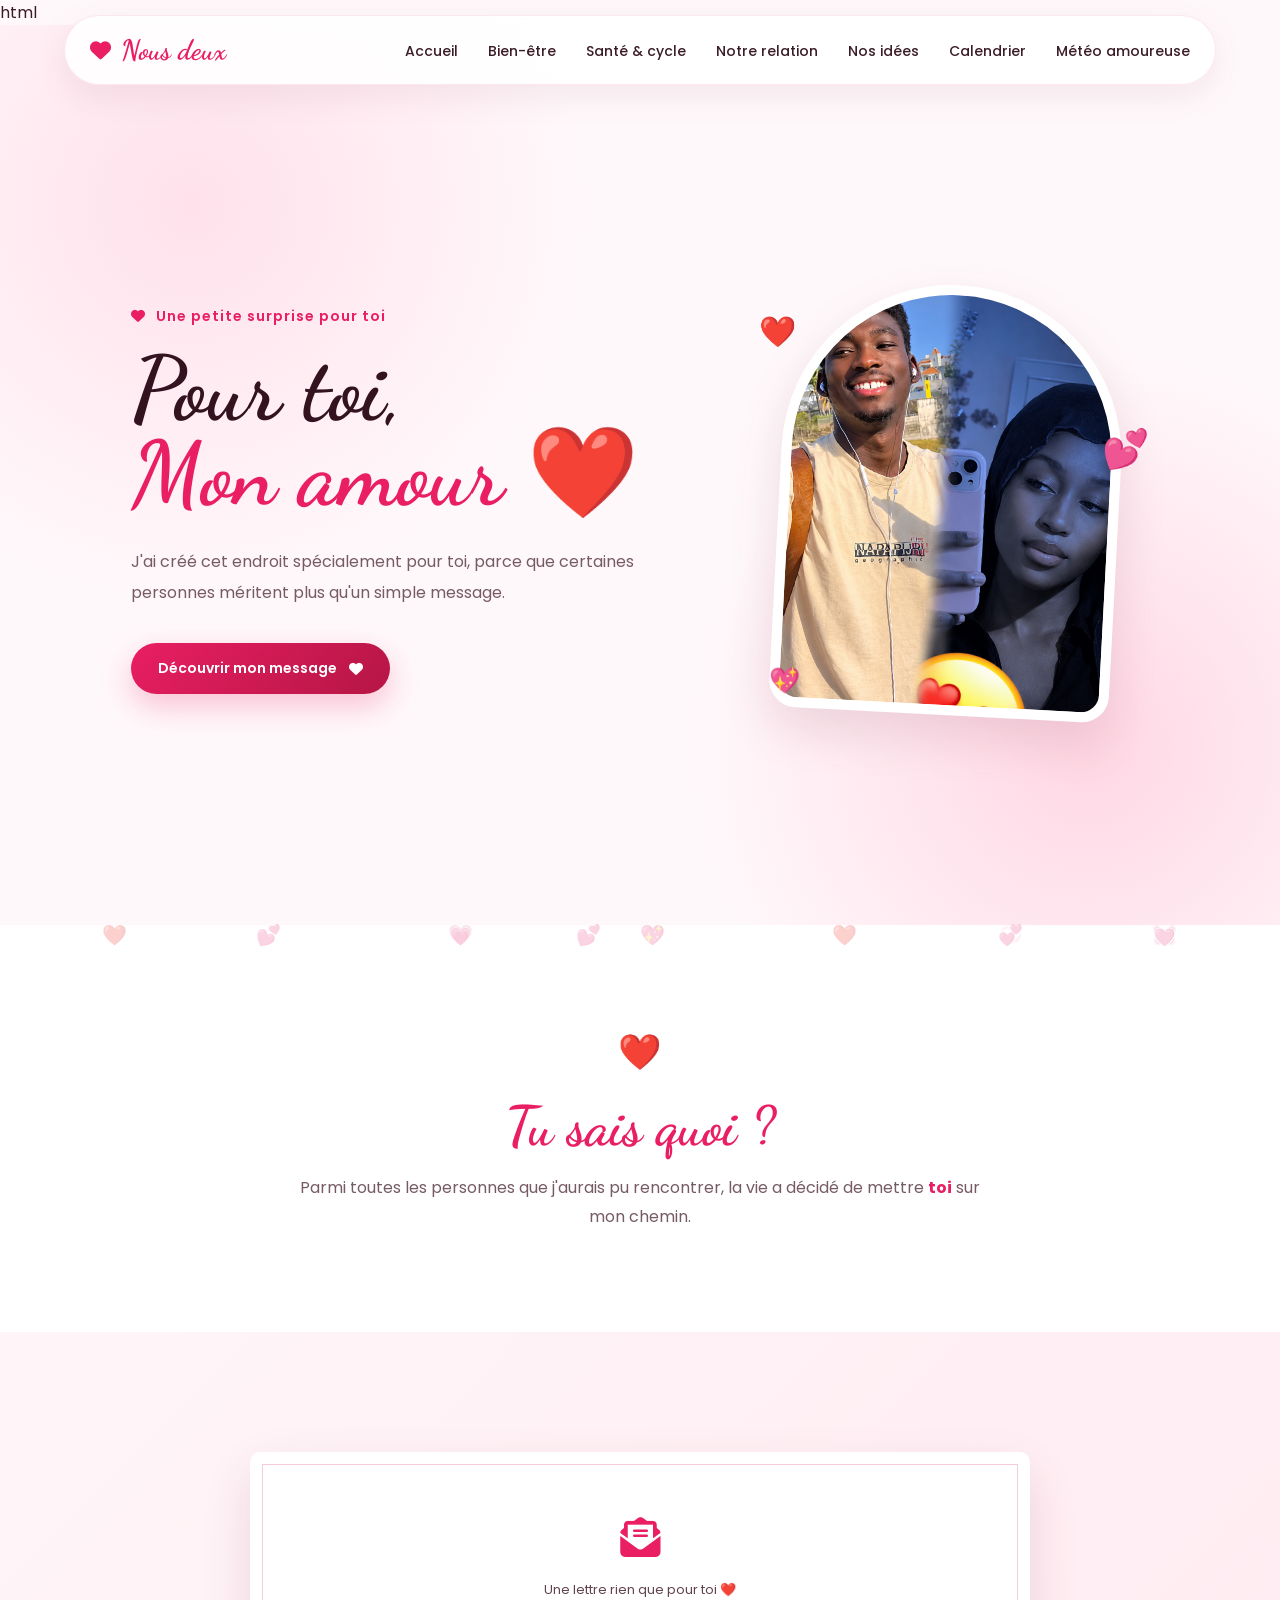
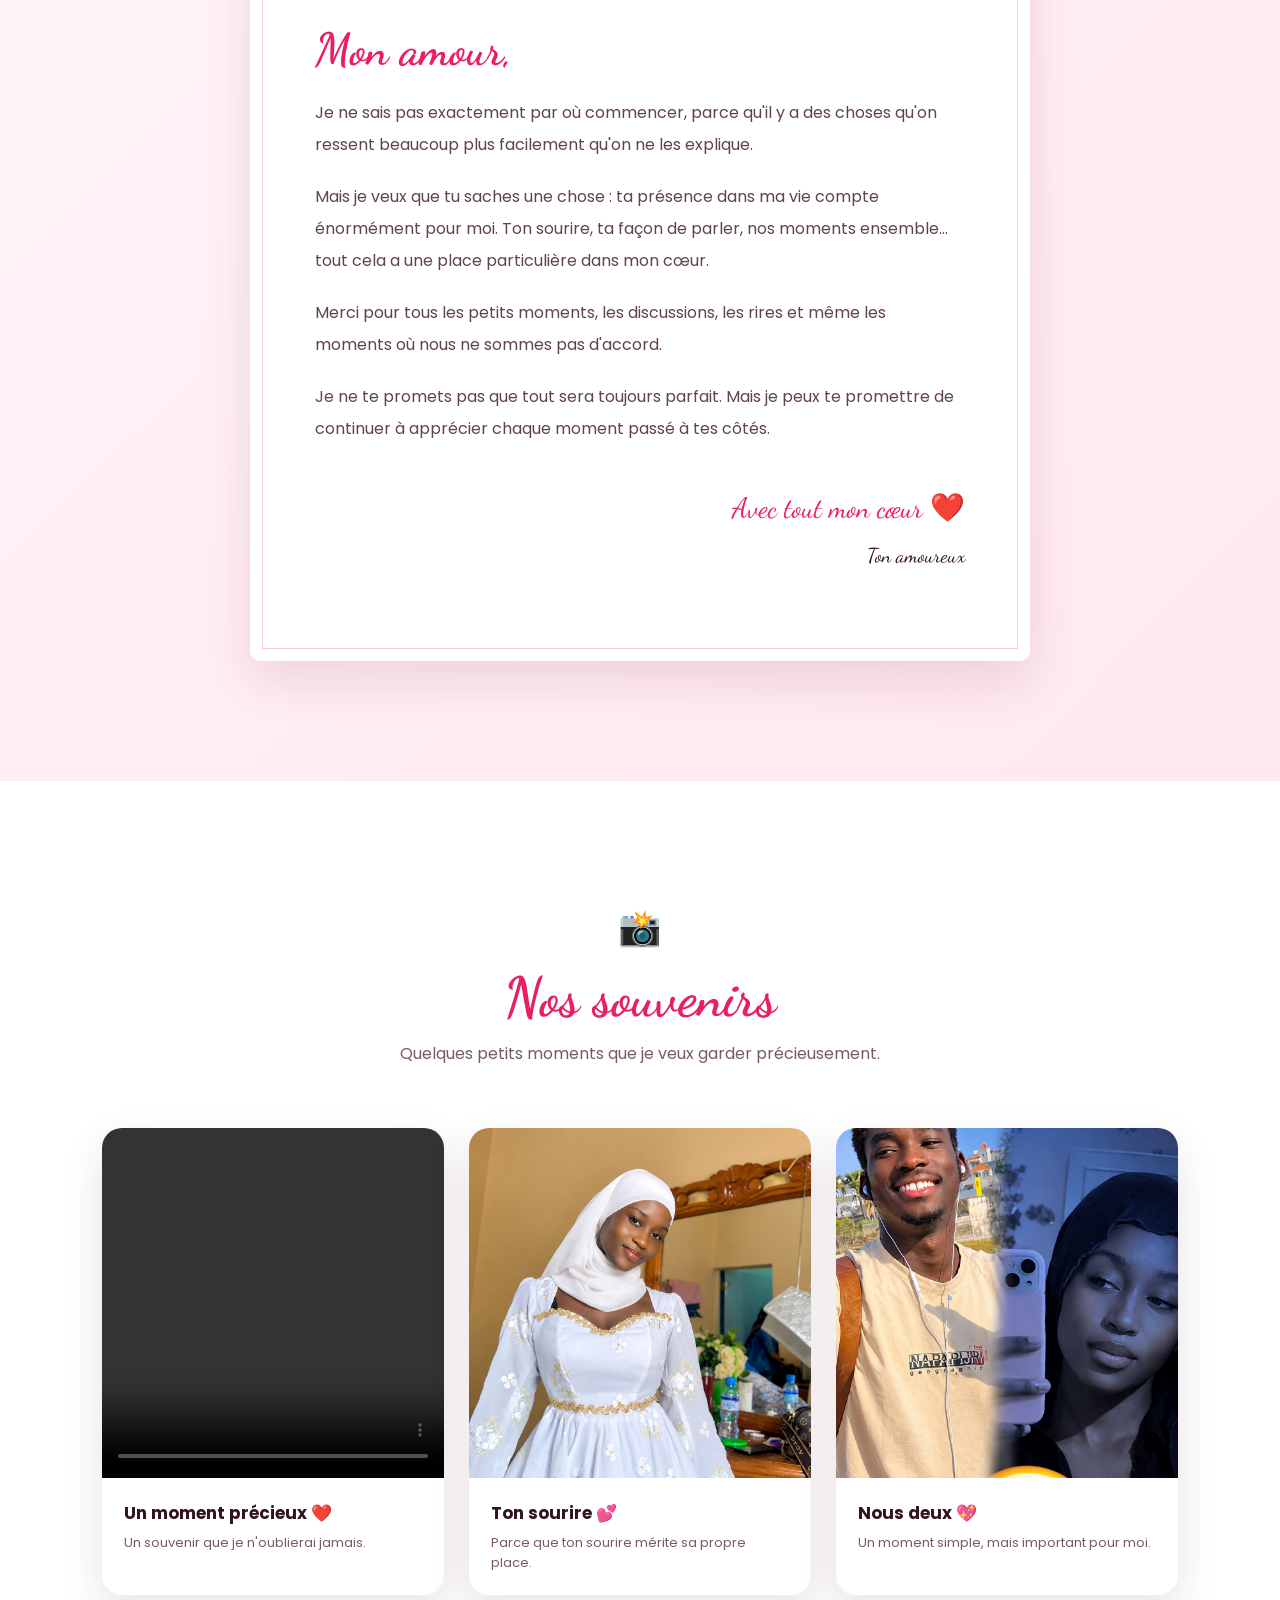
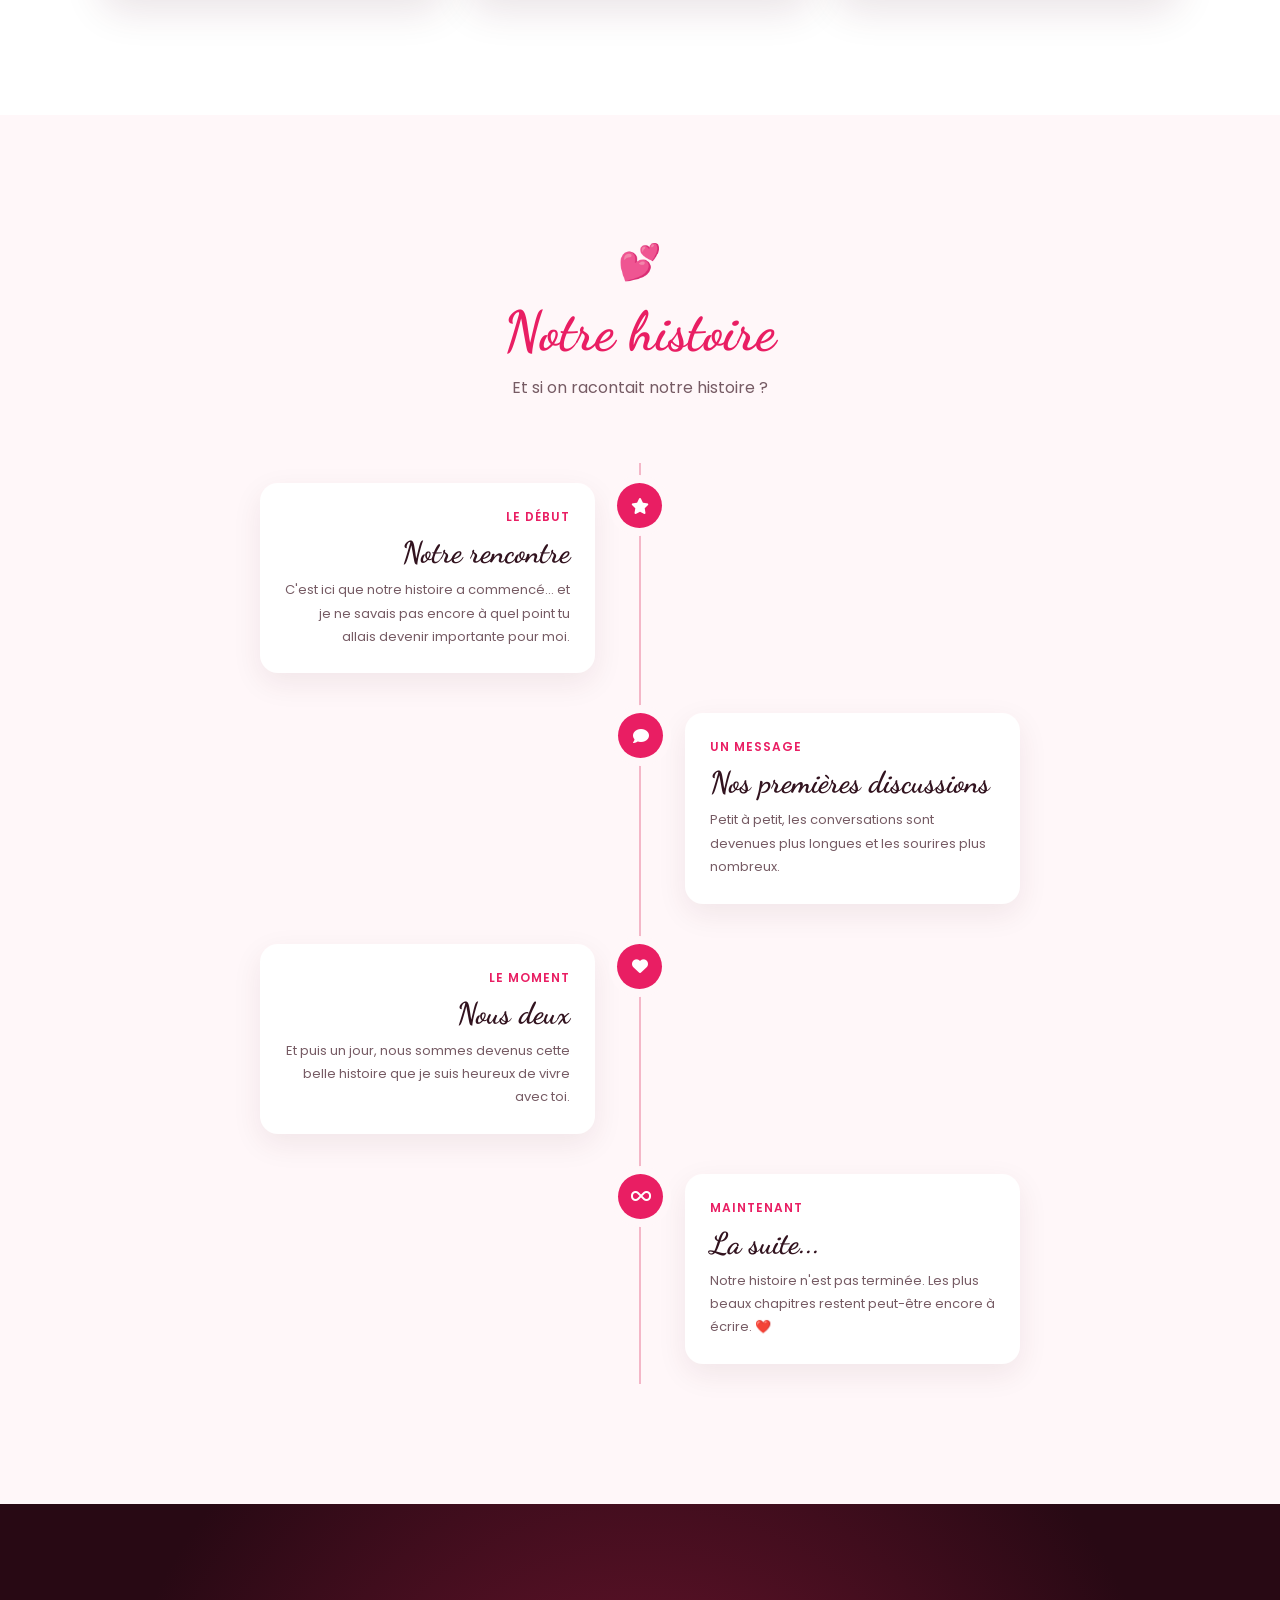
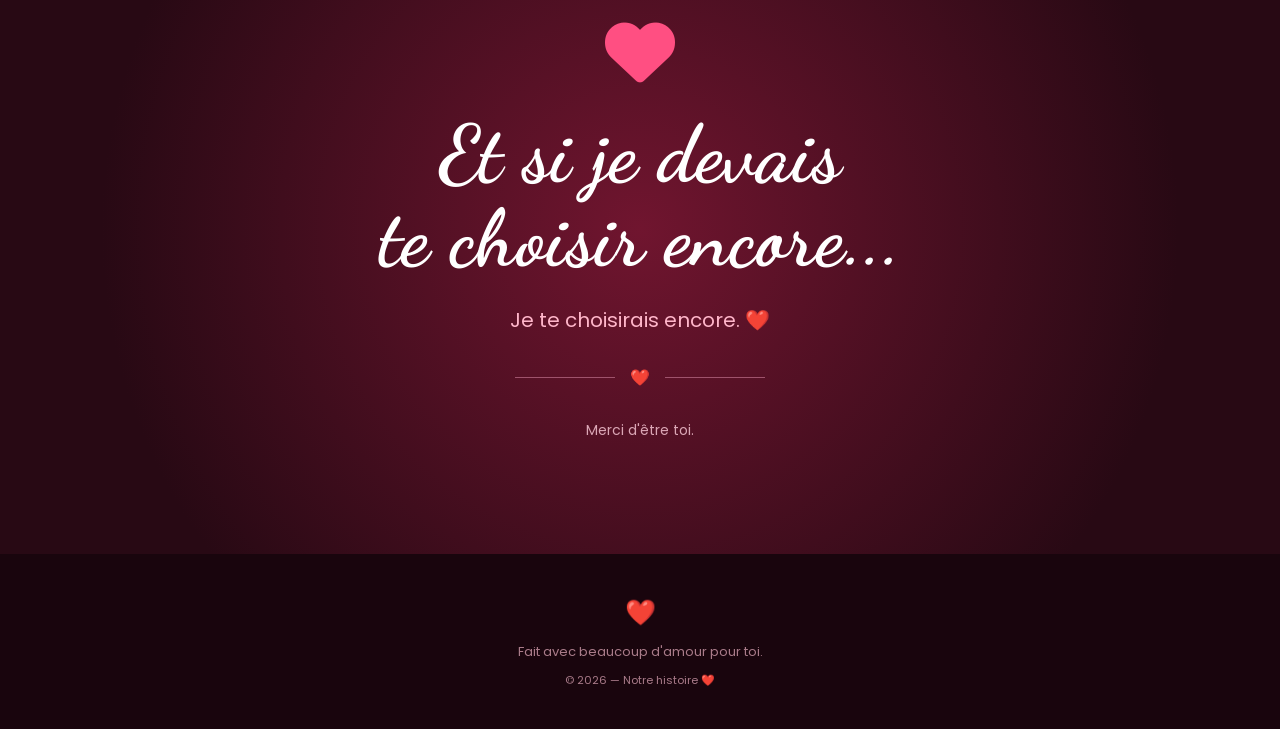
<file: index.html>
html
<!DOCTYPE html>
<html lang="fr">
<head>
    <meta charset="UTF-8">
    <meta name="viewport" content="width=device-width, initial-scale=1.0">

    <title>Pour toi ❤️</title>

    <!-- Police Google -->
    <link rel="preconnect" href="https://fonts.googleapis.com">
    <link rel="preconnect" href="https://fonts.gstatic.com" crossorigin>
    <link href="https://fonts.googleapis.com/css2?family=Dancing+Script:wght@400;500;600;700&family=Poppins:wght@300;400;500;600;700&display=swap" rel="stylesheet">

    <!-- Font Awesome -->
    <link rel="stylesheet" href="https://cdnjs.cloudflare.com/ajax/libs/font-awesome/6.5.0/css/all.min.css">

    <!-- CSS -->
    <link rel="stylesheet" href="style.css">
</head>

<body>

    <!-- =========================
         PETITS CŒURS ANIMÉS
    ========================== -->
    <div class="hearts">
        <span>❤️</span>
        <span>💕</span>
        <span>💗</span>
        <span>💖</span>
        <span>❤️</span>
        <span>💞</span>
        <span>💓</span>
        <span>💕</span>
    </div>


    <!-- =========================
         NAVIGATION
    ========================== -->
    <header>
        <nav class="navbar">

            <a href="#" class="logo">
                <i class="fa-solid fa-heart"></i>
                Nous deux
            </a>

            <ul class="nav-links">
                <li><a href="#accueil">Accueil</a></li>
                <li><a href="bien-etre.html">Bien-être</a></li>
                <li><a href="sante.html">Santé &amp; cycle</a></li>
                <li><a href="relation.html">Notre relation</a></li>
                <li><a href="idees.html">Nos idées</a></li>
                <li><a href="calendrier.html">Calendrier</a></li>
                <li><a href="meteo.html">Météo amoureuse</a></li>
            </ul>

            <button class="menu-btn">
                <i class="fa-solid fa-bars"></i>
            </button>

        </nav>
    </header>


    <!-- =========================
         SECTION ACCUEIL
    ========================== -->
    <main>

        <section class="hero" id="accueil">

            <div class="hero-content">

                <p class="small-title">
                    <i class="fa-solid fa-heart"></i>
                    Une petite surprise pour toi
                </p>

                <h1>
                    Pour toi,
                    <span>Mon amour ❤️</span>
                </h1>

                <p class="hero-text">
                    J'ai créé cet endroit spécialement pour toi,
                    parce que certaines personnes méritent plus
                    qu'un simple message.
                </p>

                <a href="#lettre" class="main-btn">
                    Découvrir mon message
                    <i class="fa-solid fa-heart"></i>
                </a>

            </div>

            <div class="hero-photo">

                <!-- Remplace cette image par votre photo -->
                <div class="photo-frame">
                    <img src="hum.png" alt="Notre photo">
                </div>

                <div class="floating-heart heart-one">❤️</div>
                <div class="floating-heart heart-two">💕</div>
                <div class="floating-heart heart-three">💖</div>

            </div>

        </section>


        <!-- =========================
             PETIT MESSAGE
        ========================== -->
        <section class="intro">

            <div class="section-title">

                <span>❤️</span>

                <h2>
                    Tu sais quoi ?
                </h2>

                <p>
                    Parmi toutes les personnes que j'aurais pu rencontrer,
                    la vie a décidé de mettre <strong>toi</strong> sur mon chemin.
                </p>

            </div>

        </section>


        <!-- =========================
             LETTRE
        ========================== -->
        <section class="letter-section" id="lettre">

            <div class="letter">

                <div class="letter-top">
                    <i class="fa-solid fa-envelope-open-text"></i>
                </div>

                <p class="letter-date">
                    Une lettre rien que pour toi ❤️
                </p>

                <h2>
                    Mon amour,
                </h2>

                <p>
                    Je ne sais pas exactement par où commencer,
                    parce qu'il y a des choses qu'on ressent
                    beaucoup plus facilement qu'on ne les explique.
                </p>

                <p>
                    Mais je veux que tu saches une chose :
                    ta présence dans ma vie compte énormément pour moi.
                    Ton sourire, ta façon de parler, nos moments ensemble...
                    tout cela a une place particulière dans mon cœur.
                </p>

                <p>
                    Merci pour tous les petits moments,
                    les discussions, les rires et même les moments
                    où nous ne sommes pas d'accord.
                </p>

                <p>
                    Je ne te promets pas que tout sera toujours parfait.
                    Mais je peux te promettre de continuer à apprécier
                    chaque moment passé à tes côtés.
                </p>

                <p class="signature">
                    Avec tout mon cœur ❤️
                    <br>
                    <span>Ton amoureux</span>
                </p>

            </div>

        </section>


        <!-- =========================
             SOUVENIRS
        ========================== -->
        <section class="memories" id="souvenirs">

            <div class="section-heading">

                <span>📸</span>

                <h2>
                    Nos souvenirs
                </h2>

                <p>
                    Quelques petits moments que je veux garder
                    précieusement.
                </p>

            </div>


            <div class="gallery">

                <div class="memory-card">
                    <video autoplay muted loop playsinline controls preload="metadata" aria-label="Souvenir 1">
                        <source src="vie.mp4?v=2" type="video/mp4">
                        Ton navigateur ne peut pas lire cette vidéo.
                    </video>
                    <div class="memory-text">
                        <h3>Un moment précieux ❤️</h3>
                        <p>Un souvenir que je n'oublierai jamais.</p>
                    </div>
                </div>

                <div class="memory-card">
                    <img src="photo2.jpeg" alt="Souvenir 2">
                    <div class="memory-text">
                        <h3>Ton sourire 💕</h3>
                        <p>Parce que ton sourire mérite sa propre place.</p>
                    </div>
                </div>

                <div class="memory-card">
                    <img src="photo3.png" alt="Souvenir 3">
                    <div class="memory-text">
                        <h3>Nous deux 💖</h3>
                        <p>Un moment simple, mais important pour moi.</p>
                    </div>
                </div>

            </div>

        </section>


        <!-- =========================
             NOTRE HISTOIRE
        ========================== -->
        <section class="story" id="histoire">

            <div class="section-heading">

                <span>💕</span>

                <h2>
                    Notre histoire
                </h2>

                <p>
                    Et si on racontait notre histoire ?
                </p>

            </div>


            <div class="timeline">

                <div class="timeline-item">

                    <div class="timeline-icon">
                        <i class="fa-solid fa-star"></i>
                    </div>

                    <div class="timeline-content">
                        <span>Le début</span>
                        <h3>Notre rencontre</h3>
                        <p>
                            C'est ici que notre histoire a commencé...
                            et je ne savais pas encore à quel point
                            tu allais devenir importante pour moi.
                        </p>
                    </div>

                </div>


                <div class="timeline-item">

                    <div class="timeline-icon">
                        <i class="fa-solid fa-comment"></i>
                    </div>

                    <div class="timeline-content">
                        <span>Un message</span>
                        <h3>Nos premières discussions</h3>
                        <p>
                            Petit à petit, les conversations sont devenues
                            plus longues et les sourires plus nombreux.
                        </p>
                    </div>

                </div>


                <div class="timeline-item">

                    <div class="timeline-icon">
                        <i class="fa-solid fa-heart"></i>
                    </div>

                    <div class="timeline-content">
                        <span>Le moment</span>
                        <h3>Nous deux</h3>
                        <p>
                            Et puis un jour, nous sommes devenus
                            cette belle histoire que je suis heureux
                            de vivre avec toi.
                        </p>
                    </div>

                </div>


                <div class="timeline-item">

                    <div class="timeline-icon">
                        <i class="fa-solid fa-infinity"></i>
                    </div>

                    <div class="timeline-content">
                        <span>Maintenant</span>
                        <h3>La suite...</h3>
                        <p>
                            Notre histoire n'est pas terminée.
                            Les plus beaux chapitres restent peut-être
                            encore à écrire. ❤️
                        </p>
                    </div>

                </div>

            </div>

        </section>


        <!-- =========================
             MESSAGE FINAL
        ========================== -->
        <section class="final-message">

            <div class="final-content">

                <i class="fa-solid fa-heart big-heart"></i>

                <h2>
                    Et si je devais<br>
                    te choisir encore...
                </h2>

                <p>
                    Je te choisirais encore. ❤️
                </p>

                <div class="heart-line">
                    <span></span>
                    ❤️
                    <span></span>
                </div>

                <p class="small-final">
                    Merci d'être toi.
                </p>

            </div>

        </section>

    </main>


    <!-- =========================
         FOOTER
    ========================== -->
    <footer>

        <div class="footer-heart">
            ❤️
        </div>

        <p>
            Fait avec beaucoup d'amour pour toi.
        </p>

        <p class="copyright">
            © 2026 — mouhamed toure
        </p>

    </footer>


    <script src="js/site.js"></script>
    <script src="script.js"></script>

</body>
</html>
</file>
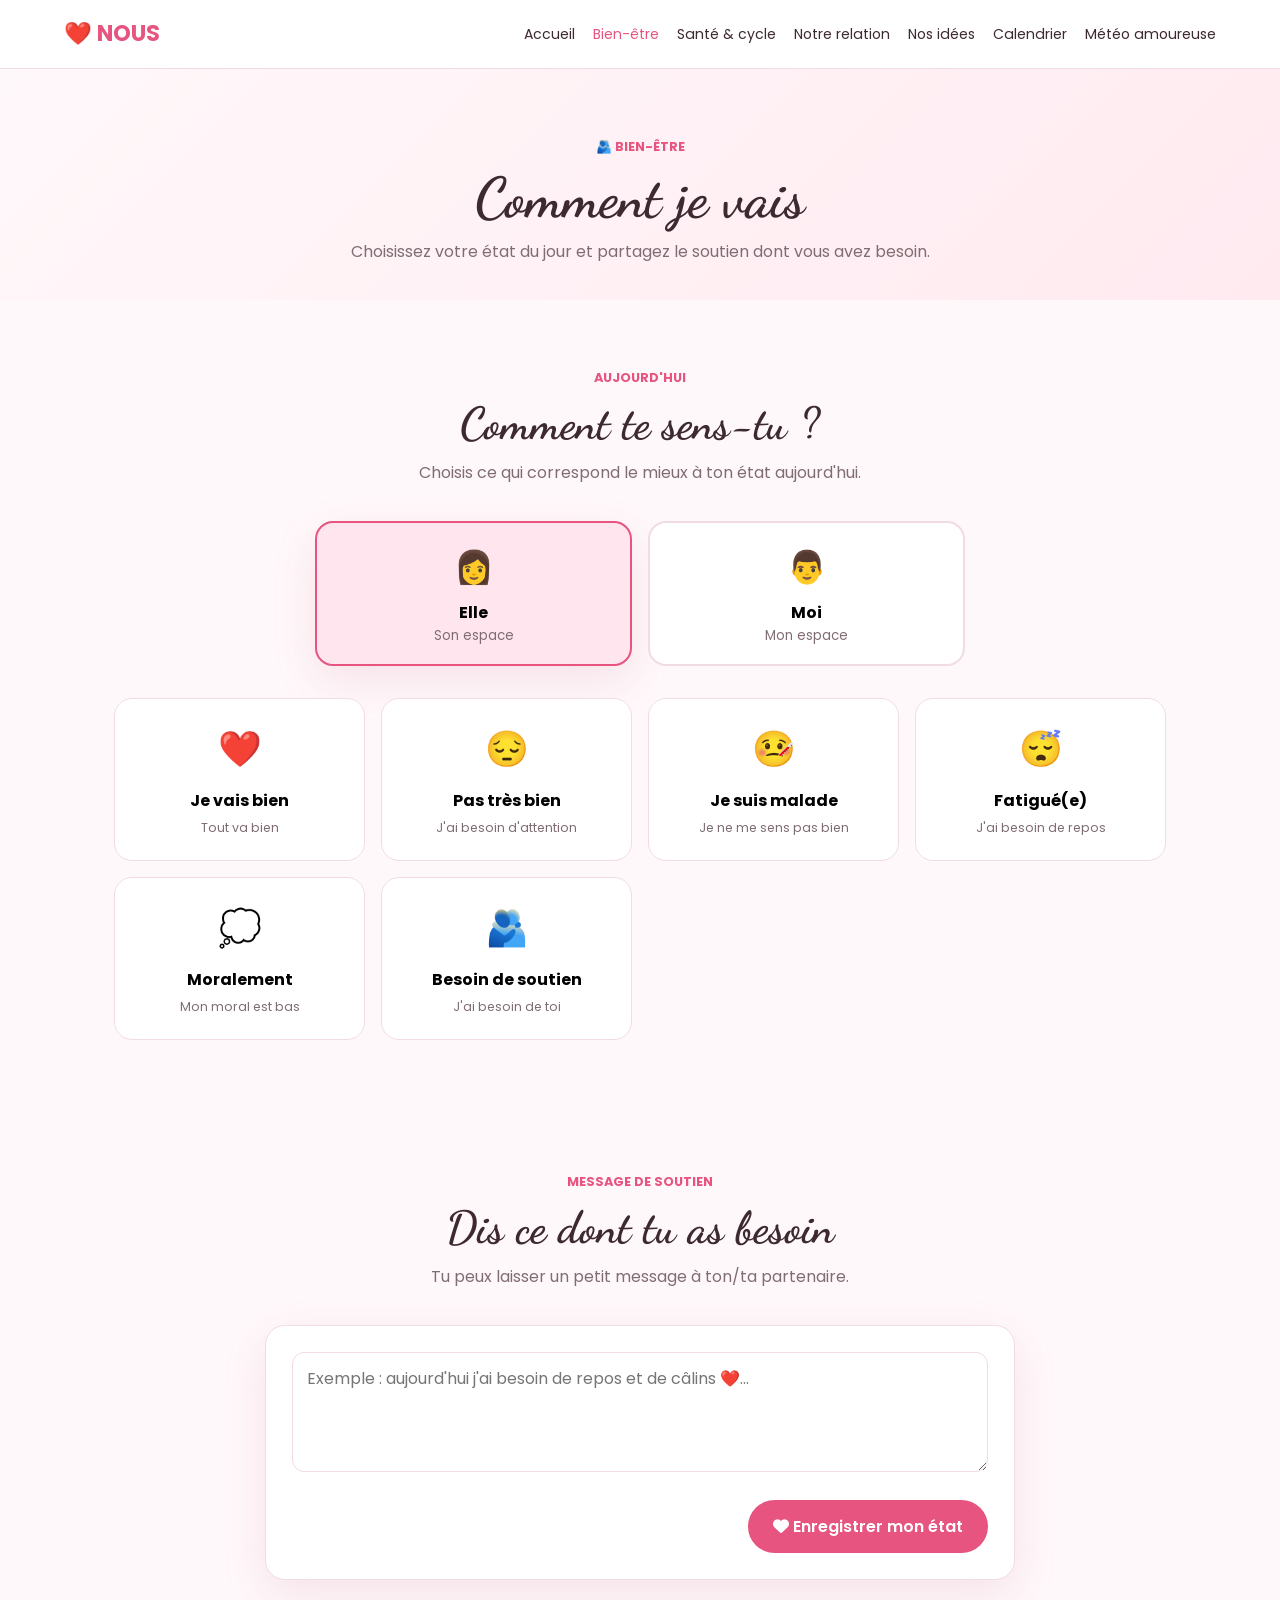
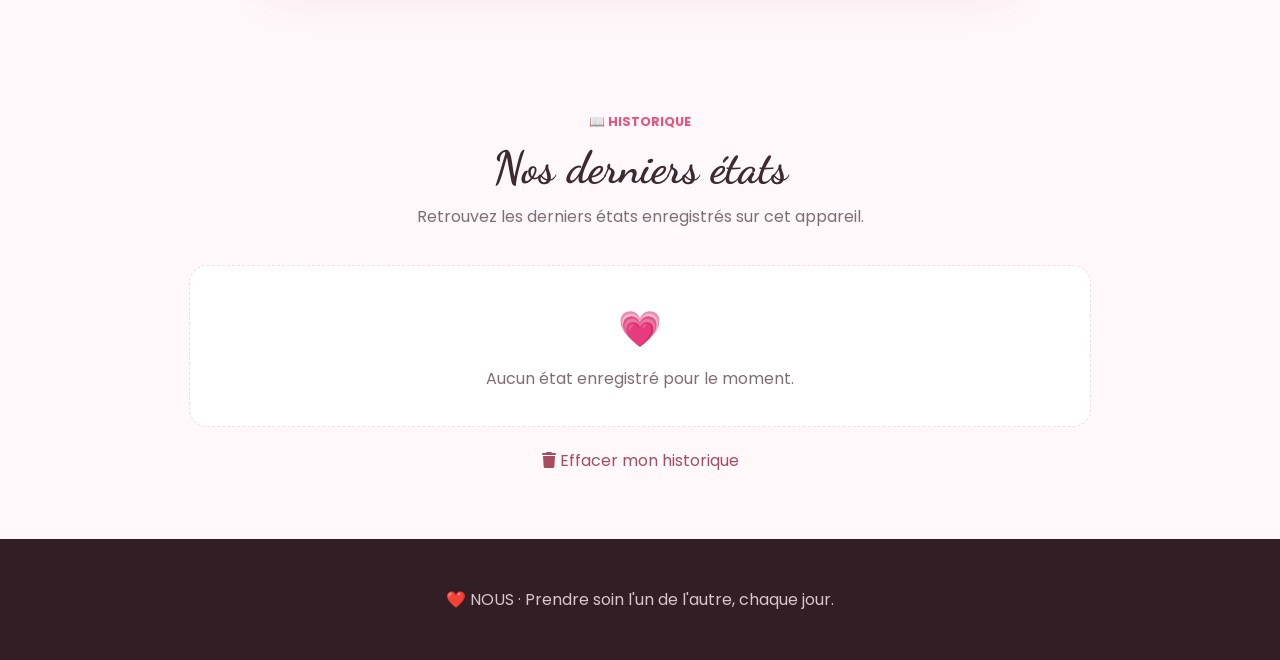
<file: bien-etre.html>
<!DOCTYPE html>
<html lang="fr">
<head>
    <meta charset="UTF-8">
    <meta name="viewport" content="width=device-width, initial-scale=1.0">
    <title>Bien-être | NOUS</title>
    <link rel="preconnect" href="https://fonts.googleapis.com">
    <link rel="preconnect" href="https://fonts.gstatic.com" crossorigin>
    <link href="https://fonts.googleapis.com/css2?family=Dancing+Script:wght@500;600;700&family=Poppins:wght@300;400;500;600;700&display=swap" rel="stylesheet">
    <link rel="stylesheet" href="https://cdnjs.cloudflare.com/ajax/libs/font-awesome/6.5.0/css/all.min.css">
    <link rel="stylesheet" href="css/base.css">
    <link rel="stylesheet" href="css/bien-etre.css">
</head>
<body>
    <header class="navbar">
        <a href="index.html" class="logo">❤️ NOUS</a>
        <nav aria-label="Navigation principale">
            <a href="index.html">Accueil</a>
            <a href="bien-etre.html" aria-current="page">Bien-être</a>
            <a href="sante.html">Santé &amp; cycle</a>
            <a href="relation.html">Notre relation</a>
            <a href="idees.html">Nos idées</a>
            <a href="calendrier.html">Calendrier</a>
            <a href="meteo.html">Météo amoureuse</a>
        </nav>
    </header>
    <main>
        <section class="page-hero">
            <span>🫂 BIEN-ÊTRE</span>
            <h1>Comment je vais</h1>
            <p>Choisissez votre état du jour et partagez le soutien dont vous avez besoin.</p>
        </section>
        <section class="section" id="bien-etre">
            <div class="section-title">
                <span>AUJOURD'HUI</span>
                <h2>Comment te sens-tu ?</h2>
                <p>Choisis ce qui correspond le mieux à ton état aujourd'hui.</p>
            </div>
            <div class="person-selector">
                <button type="button" class="person-button active" data-person="Elle">
                    <span class="person-icon">👩</span>
                    <strong>Elle</strong>
                    <small>Son espace</small>
                </button>
                <button type="button" class="person-button" data-person="Moi">
                    <span class="person-icon">👨</span>
                    <strong>Moi</strong>
                    <small>Mon espace</small>
                </button>
            </div>
            <div class="feelings-grid">
                <button type="button" class="feeling"><span>❤️</span><strong>Je vais bien</strong><small>Tout va bien</small></button>
                <button type="button" class="feeling"><span>😔</span><strong>Pas très bien</strong><small>J'ai besoin d'attention</small></button>
                <button type="button" class="feeling"><span>🤒</span><strong>Je suis malade</strong><small>Je ne me sens pas bien</small></button>
                <button type="button" class="feeling"><span>😴</span><strong>Fatigué(e)</strong><small>J'ai besoin de repos</small></button>
                <button type="button" class="feeling"><span>💭</span><strong>Moralement</strong><small>Mon moral est bas</small></button>
                <button type="button" class="feeling"><span>🫂</span><strong>Besoin de soutien</strong><small>J'ai besoin de toi</small></button>
            </div>
        </section>
        <section class="section message-section">
            <div class="section-title">
                <span>MESSAGE DE SOUTIEN</span>
                <h2>Dis ce dont tu as besoin</h2>
                <p>Tu peux laisser un petit message à ton/ta partenaire.</p>
            </div>
            <div class="message-card">
                <label class="sr-only" for="wellbeingMessage">Ton message</label>
                <textarea id="wellbeingMessage" placeholder="Exemple : aujourd'hui j'ai besoin de repos et de câlins ❤️..."></textarea>
                <button type="button" id="saveWellbeing" class="primary-button">
                    <i class="fa-solid fa-heart"></i> Enregistrer mon état
                </button>
            </div>
        </section>
        <section class="section history-section" id="historique">
            <div class="section-title">
                <span>📖 HISTORIQUE</span>
                <h2>Nos derniers états</h2>
                <p>Retrouvez les derniers états enregistrés sur cet appareil.</p>
            </div>
            <div id="historyList" class="history-list">
                <div class="empty-history"><span>💗</span><p>Aucun état enregistré pour le moment.</p></div>
            </div>
            <button type="button" id="clearHistory" class="delete-button">
                <i class="fa-solid fa-trash"></i> Effacer mon historique
            </button>
        </section>
    </main>
    <footer><p>❤️ NOUS · Prendre soin l'un de l'autre, chaque jour.</p></footer>
    <script src="js/bien-etre.js"></script>
</body>
</html>
</file>
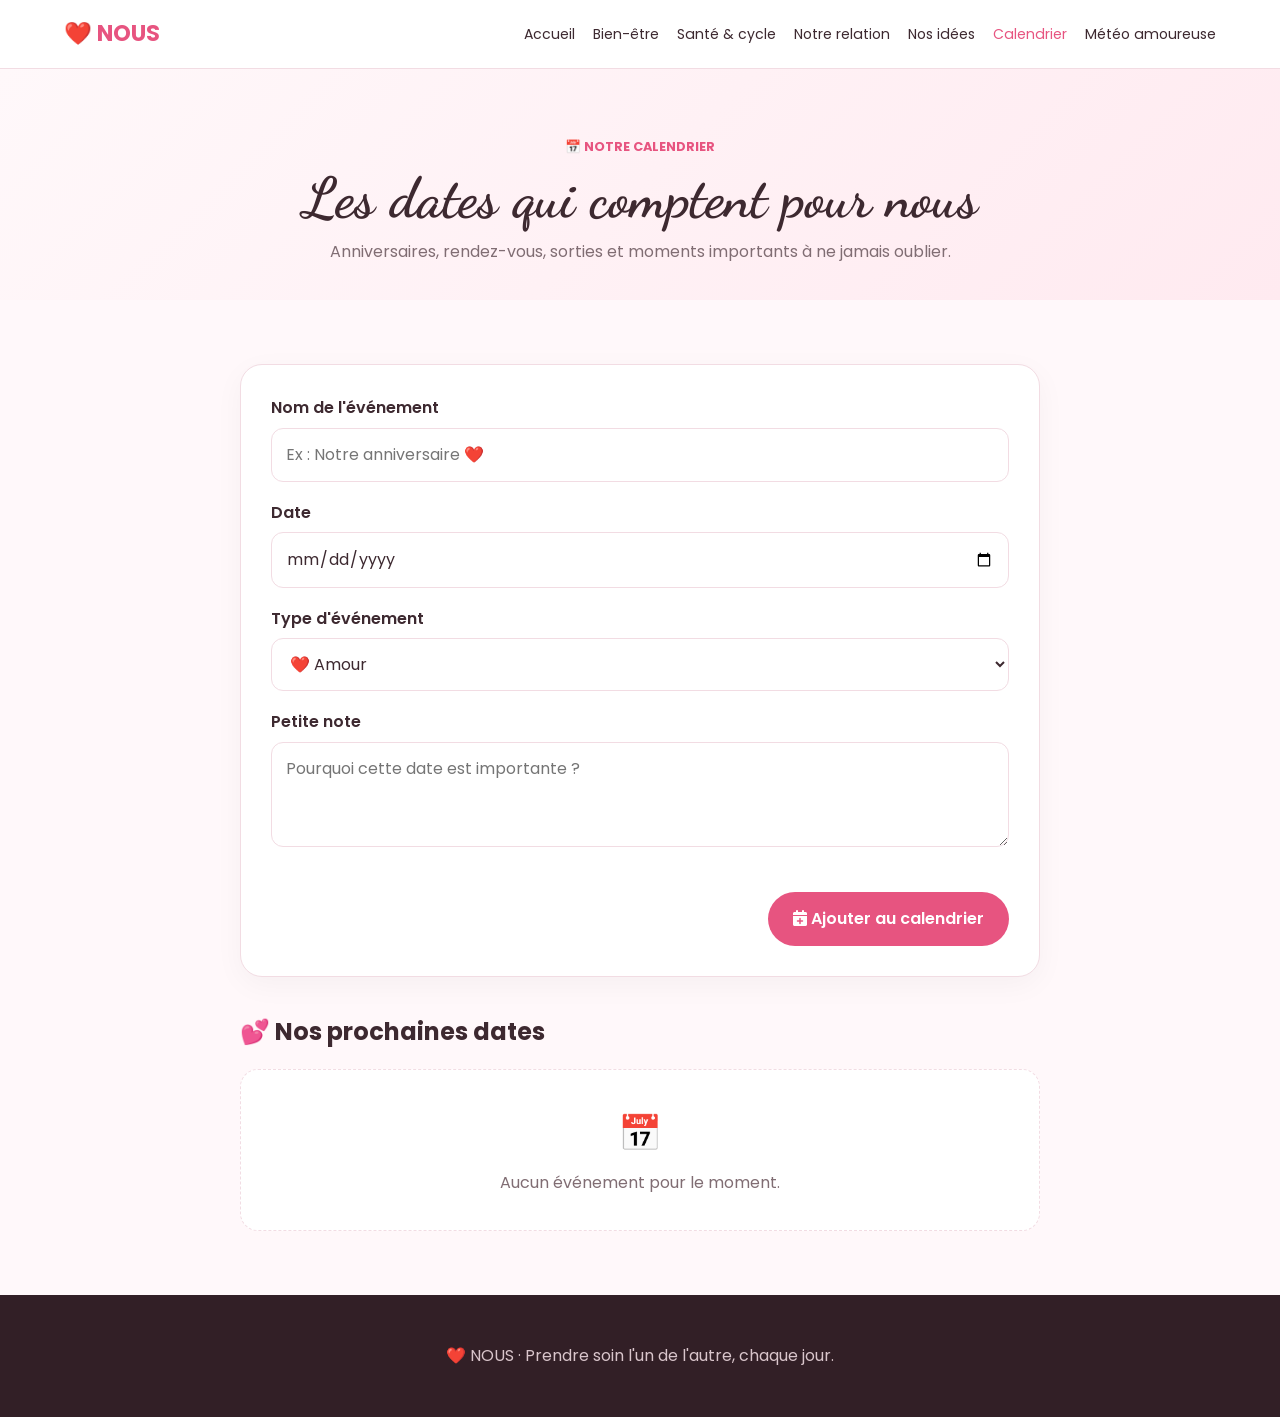
<file: calendrier.html>
<!DOCTYPE html>
<html lang="fr">
<head>
    <meta charset="UTF-8">
    <meta name="viewport" content="width=device-width, initial-scale=1.0">
    <title>Calendrier | NOUS</title>
    <link rel="preconnect" href="https://fonts.googleapis.com">
    <link rel="preconnect" href="https://fonts.gstatic.com" crossorigin>
    <link href="https://fonts.googleapis.com/css2?family=Dancing+Script:wght@500;600;700&family=Poppins:wght@300;400;500;600;700&display=swap" rel="stylesheet">
    <link rel="stylesheet" href="https://cdnjs.cloudflare.com/ajax/libs/font-awesome/6.5.0/css/all.min.css">
    <link rel="stylesheet" href="css/base.css">
    <link rel="stylesheet" href="css/calendrier.css">
</head>
<body>
    <header class="navbar">
        <a href="index.html" class="logo">❤️ NOUS</a>
        <nav aria-label="Navigation principale">
            <a href="index.html">Accueil</a>
            <a href="bien-etre.html">Bien-être</a>
            <a href="sante.html">Santé &amp; cycle</a>
            <a href="relation.html">Notre relation</a>
            <a href="idees.html">Nos idées</a>
            <a href="calendrier.html" aria-current="page">Calendrier</a>
            <a href="meteo.html">Météo amoureuse</a>
        </nav>
    </header>
    <main>
        <section class="page-hero">
            <span>📅 NOTRE CALENDRIER</span>
            <h1>Les dates qui comptent pour nous</h1>
            <p>Anniversaires, rendez-vous, sorties et moments importants à ne jamais oublier.</p>
        </section>
        <section class="section calendar-section" id="calendrier">
            <div class="calendar-card">
                <div class="calendar-form">
                    <div class="form-group">
                        <label for="eventTitle">Nom de l'événement</label>
                        <input type="text" id="eventTitle" placeholder="Ex : Notre anniversaire ❤️">
                    </div>
                    <div class="form-group">
                        <label for="eventDate">Date</label>
                        <input type="date" id="eventDate">
                    </div>
                    <div class="form-group">
                        <label for="eventType">Type d'événement</label>
                        <select id="eventType">
                            <option value="❤️ Amour">❤️ Amour</option>
                            <option value="🎂 Anniversaire">🎂 Anniversaire</option>
                            <option value="📅 Rendez-vous">📅 Rendez-vous</option>
                            <option value="🎁 Surprise">🎁 Surprise</option>
                            <option value="📸 Souvenir">📸 Souvenir</option>
                            <option value="✨ Autre">✨ Autre</option>
                        </select>
                    </div>
                    <div class="form-group">
                        <label for="eventDescription">Petite note</label>
                        <textarea id="eventDescription" rows="3" placeholder="Pourquoi cette date est importante ?"></textarea>
                    </div>
                    <button type="button" id="saveEvent" class="primary-button">
                        <i class="fa-solid fa-calendar-plus"></i> Ajouter au calendrier
                    </button>
                </div>
            </div>
            <div class="events-container">
                <h2>💕 Nos prochaines dates</h2>
                <div id="eventsList">
                    <div class="empty-history"><span>📅</span><p>Aucun événement pour le moment.</p></div>
                </div>
            </div>
        </section>
    </main>
    <footer><p>❤️ NOUS · Prendre soin l'un de l'autre, chaque jour.</p></footer>
    <script src="js/calendrier.js"></script>
</body>
</html>
</file>
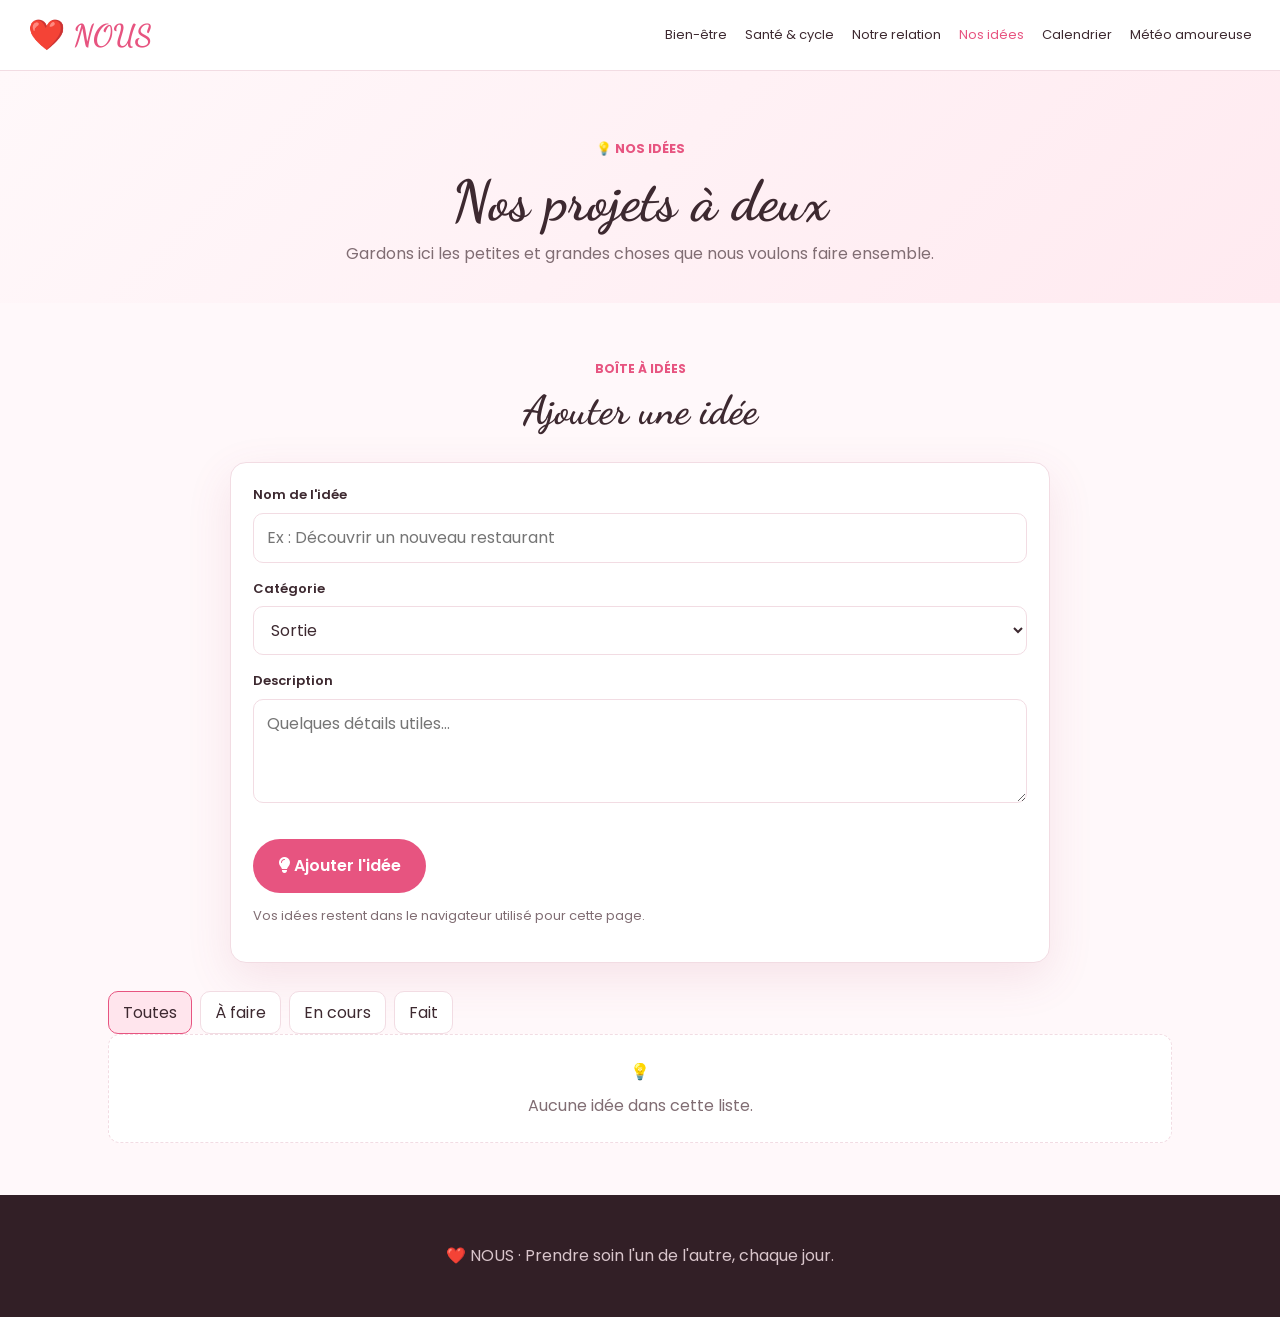
<file: idees.html>
<!DOCTYPE html>
<html lang="fr">
<head>
    <meta charset="UTF-8">
    <meta name="viewport" content="width=device-width, initial-scale=1.0">
    <title>Nos idées | NOUS</title>
    <meta name="description" content="Noter vos envies à deux, les classer et suivre leur avancement.">
    <meta name="theme-color" content="#f7f9f6">
    <link rel="preconnect" href="https://fonts.googleapis.com">
    <link rel="preconnect" href="https://fonts.gstatic.com" crossorigin>
    <link href="https://fonts.googleapis.com/css2?family=Dancing+Script:wght@400;500;600;700&family=Poppins:wght@300;400;500;600;700&display=swap" rel="stylesheet">
    <link rel="stylesheet" href="https://cdnjs.cloudflare.com/ajax/libs/font-awesome/6.5.0/css/all.min.css">
    <link rel="stylesheet" href="css/base.css">
    <link rel="stylesheet" href="css/idees.css">
    <link rel="stylesheet" href="css/refresh.css">
</head>
<body>
    <header class="site-header">
        <nav class="site-nav" aria-label="Navigation principale">
            <a class="site-brand" href="index.html">❤️ NOUS</a>
            <ul class="site-links">
                <li><a href="bien-etre.html">Bien-être</a></li>
                <li><a href="sante.html">Santé &amp; cycle</a></li>
                <li><a href="relation.html">Notre relation</a></li>
                <li><a href="idees.html" aria-current="page">Nos idées</a></li>
                <li><a href="calendrier.html">Calendrier</a></li>
                <li><a href="meteo.html">Météo amoureuse</a></li>
            </ul>
            <button type="button" class="menu-btn" aria-label="Ouvrir le menu" aria-expanded="false"><span class="menu-icon" aria-hidden="true"></span></button>
        </nav>
    </header>
    <main>
        <section class="page-hero">
            <span>💡 NOS IDÉES</span>
            <h1>Nos projets à deux</h1>
            <p>Gardons ici les petites et grandes choses que nous voulons faire ensemble.</p>
        </section>
        <section class="page-section">
            <div class="section-heading">
                <span>BOÎTE À IDÉES</span>
                <h2>Ajouter une idée</h2>
            </div>
            <form id="ideaForm" class="idea-form">
                <div class="form-field">
                    <label for="ideaTitle">Nom de l'idée</label>
                    <input id="ideaTitle" name="title" required maxlength="120" placeholder="Ex : Découvrir un nouveau restaurant">
                </div>
                <div class="form-field">
                    <label for="ideaCategory">Catégorie</label>
                    <select id="ideaCategory" name="category">
                        <option value="Sortie">Sortie</option>
                        <option value="Voyage">Voyage</option>
                        <option value="Maison">Maison</option>
                        <option value="Projet">Projet</option>
                        <option value="Autre">Autre</option>
                    </select>
                </div>
                <div class="form-field">
                    <label for="ideaDescription">Description</label>
                    <textarea id="ideaDescription" name="description" rows="3" placeholder="Quelques détails utiles…"></textarea>
                </div>
                <button type="submit" class="primary-button"><i class="fa-solid fa-lightbulb"></i> Ajouter l'idée</button>
                <p class="privacy-note">Vos idées restent dans le navigateur utilisé pour cette page.</p>
            </form>
            <div class="idea-filters" role="group" aria-label="Filtrer les idées">
                <button type="button" class="idea-filter active" data-filter="all">Toutes</button>
                <button type="button" class="idea-filter" data-filter="À faire">À faire</button>
                <button type="button" class="idea-filter" data-filter="En cours">En cours</button>
                <button type="button" class="idea-filter" data-filter="Fait">Fait</button>
            </div>
            <div id="ideasList" class="idea-list">
                <div class="empty-state"><span>💡</span><p>Aucune idée enregistrée pour le moment.</p></div>
            </div>
        </section>
    </main>
    <footer class="site-footer"><p>❤️ NOUS · Prendre soin l'un de l'autre, chaque jour.</p></footer>
    <script src="js/site.js"></script>
    <script src="js/idees.js"></script>
</body>
</html>
</file>
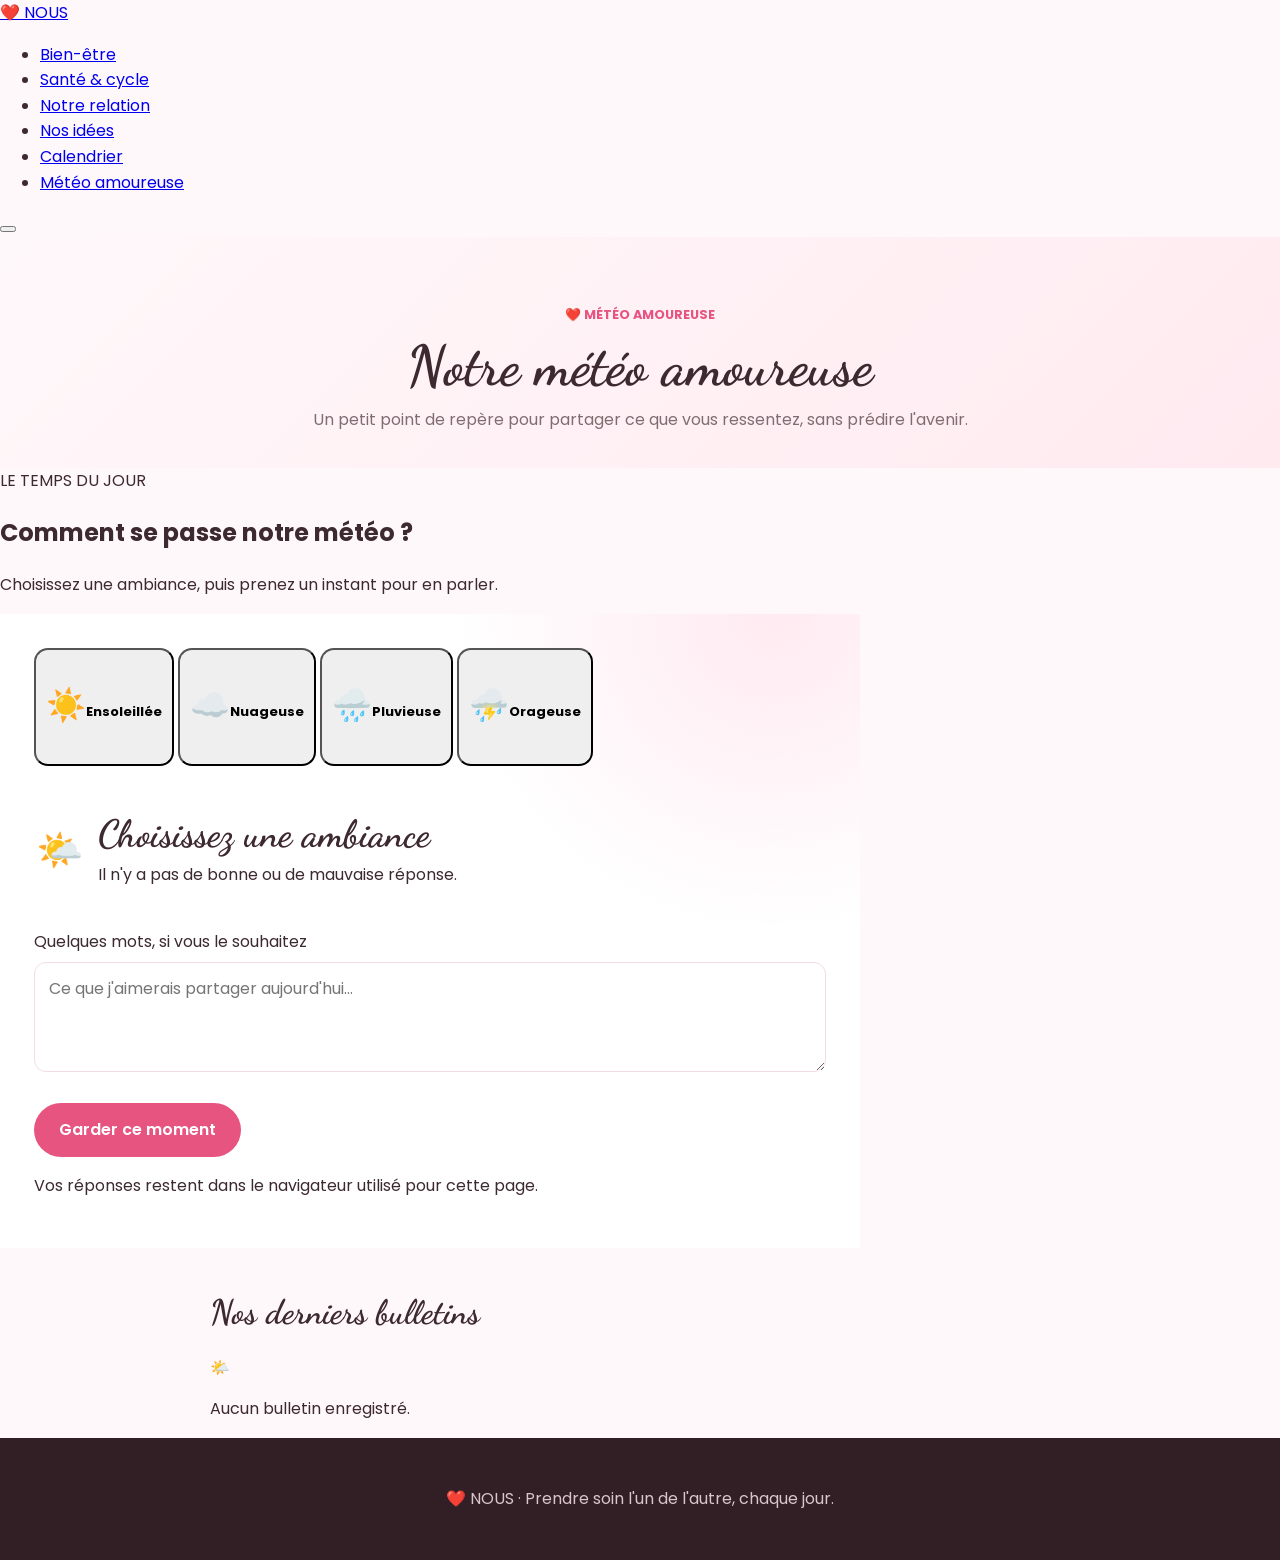
<file: meteo.html>
<!DOCTYPE html>
<html lang="fr">
<head>
    <meta charset="UTF-8">
    <meta name="viewport" content="width=device-width, initial-scale=1.0">
    <title>Météo amoureuse | NOUS</title>
    <meta name="description" content="Faire un point sur l'ambiance du jour et garder une trace des moments partagés.">
    <link rel="preconnect" href="https://fonts.googleapis.com">
    <link rel="preconnect" href="https://fonts.gstatic.com" crossorigin>
    <link href="https://fonts.googleapis.com/css2?family=Dancing+Script:wght@400;500;600;700&family=Poppins:wght@300;400;500;600;700&display=swap" rel="stylesheet">
    <link rel="stylesheet" href="css/base.css">
    <link rel="stylesheet" href="css/meteo.css">
</head>
<body>
    <header class="site-header">
        <nav class="site-nav" aria-label="Navigation principale">
            <a class="site-brand" href="index.html">❤️ NOUS</a>
            <ul class="site-links">
                <li><a href="bien-etre.html">Bien-être</a></li>
                <li><a href="sante.html">Santé &amp; cycle</a></li>
                <li><a href="relation.html">Notre relation</a></li>
                <li><a href="idees.html">Nos idées</a></li>
                <li><a href="calendrier.html">Calendrier</a></li>
                <li><a href="meteo.html" aria-current="page">Météo amoureuse</a></li>
            </ul>
            <button type="button" class="menu-btn" aria-label="Ouvrir le menu" aria-expanded="false"><span class="menu-icon" aria-hidden="true"></span></button>
        </nav>
    </header>
    <main>
        <section class="page-hero">
            <span>❤️ MÉTÉO AMOUREUSE</span>
            <h1>Notre météo amoureuse</h1>
            <p>Un petit point de repère pour partager ce que vous ressentez, sans prédire l'avenir.</p>
        </section>
        <section class="page-section">
            <div class="section-heading">
                <span>LE TEMPS DU JOUR</span>
                <h2>Comment se passe notre météo ?</h2>
                <p>Choisissez une ambiance, puis prenez un instant pour en parler.</p>
            </div>
            <div class="weather-reflection">
                <div class="weather-choices" role="group" aria-label="Choisir la météo du jour">
                    <button type="button" class="weather-choice" data-weather="Ensoleillée"><span aria-hidden="true">☀️</span><strong>Ensoleillée</strong></button>
                    <button type="button" class="weather-choice" data-weather="Nuageuse"><span aria-hidden="true">☁️</span><strong>Nuageuse</strong></button>
                    <button type="button" class="weather-choice" data-weather="Pluvieuse"><span aria-hidden="true">🌧️</span><strong>Pluvieuse</strong></button>
                    <button type="button" class="weather-choice" data-weather="Orageuse"><span aria-hidden="true">⛈️</span><strong>Orageuse</strong></button>
                </div>
                <div class="weather-prompt" aria-live="polite">
                    <span id="weatherIcon" aria-hidden="true">🌤️</span>
                    <h2 id="weatherPrompt">Choisissez une ambiance</h2>
                    <p id="weatherQuestion">Il n'y a pas de bonne ou de mauvaise réponse.</p>
                </div>
                <label for="weatherNote">Quelques mots, si vous le souhaitez</label>
                <textarea id="weatherNote" rows="3" maxlength="500" placeholder="Ce que j'aimerais partager aujourd'hui…"></textarea>
                <button type="button" id="saveWeather" class="primary-button">Garder ce moment</button>
                <p class="privacy-note">Vos réponses restent dans le navigateur utilisé pour cette page.</p>
            </div>
            <section class="weather-history" aria-labelledby="weatherHistoryHeading">
                <h2 id="weatherHistoryHeading">Nos derniers bulletins</h2>
                <div id="weatherHistory" class="weather-log">
                    <div class="empty-state"><span>🌤️</span><p>Aucun bulletin enregistré.</p></div>
                </div>
            </section>
        </section>
    </main>
    <footer class="site-footer"><p>❤️ NOUS · Prendre soin l'un de l'autre, chaque jour.</p></footer>
    <script src="js/site.js"></script>
    <script src="js/meteo.js"></script>
</body>
</html>
</file>
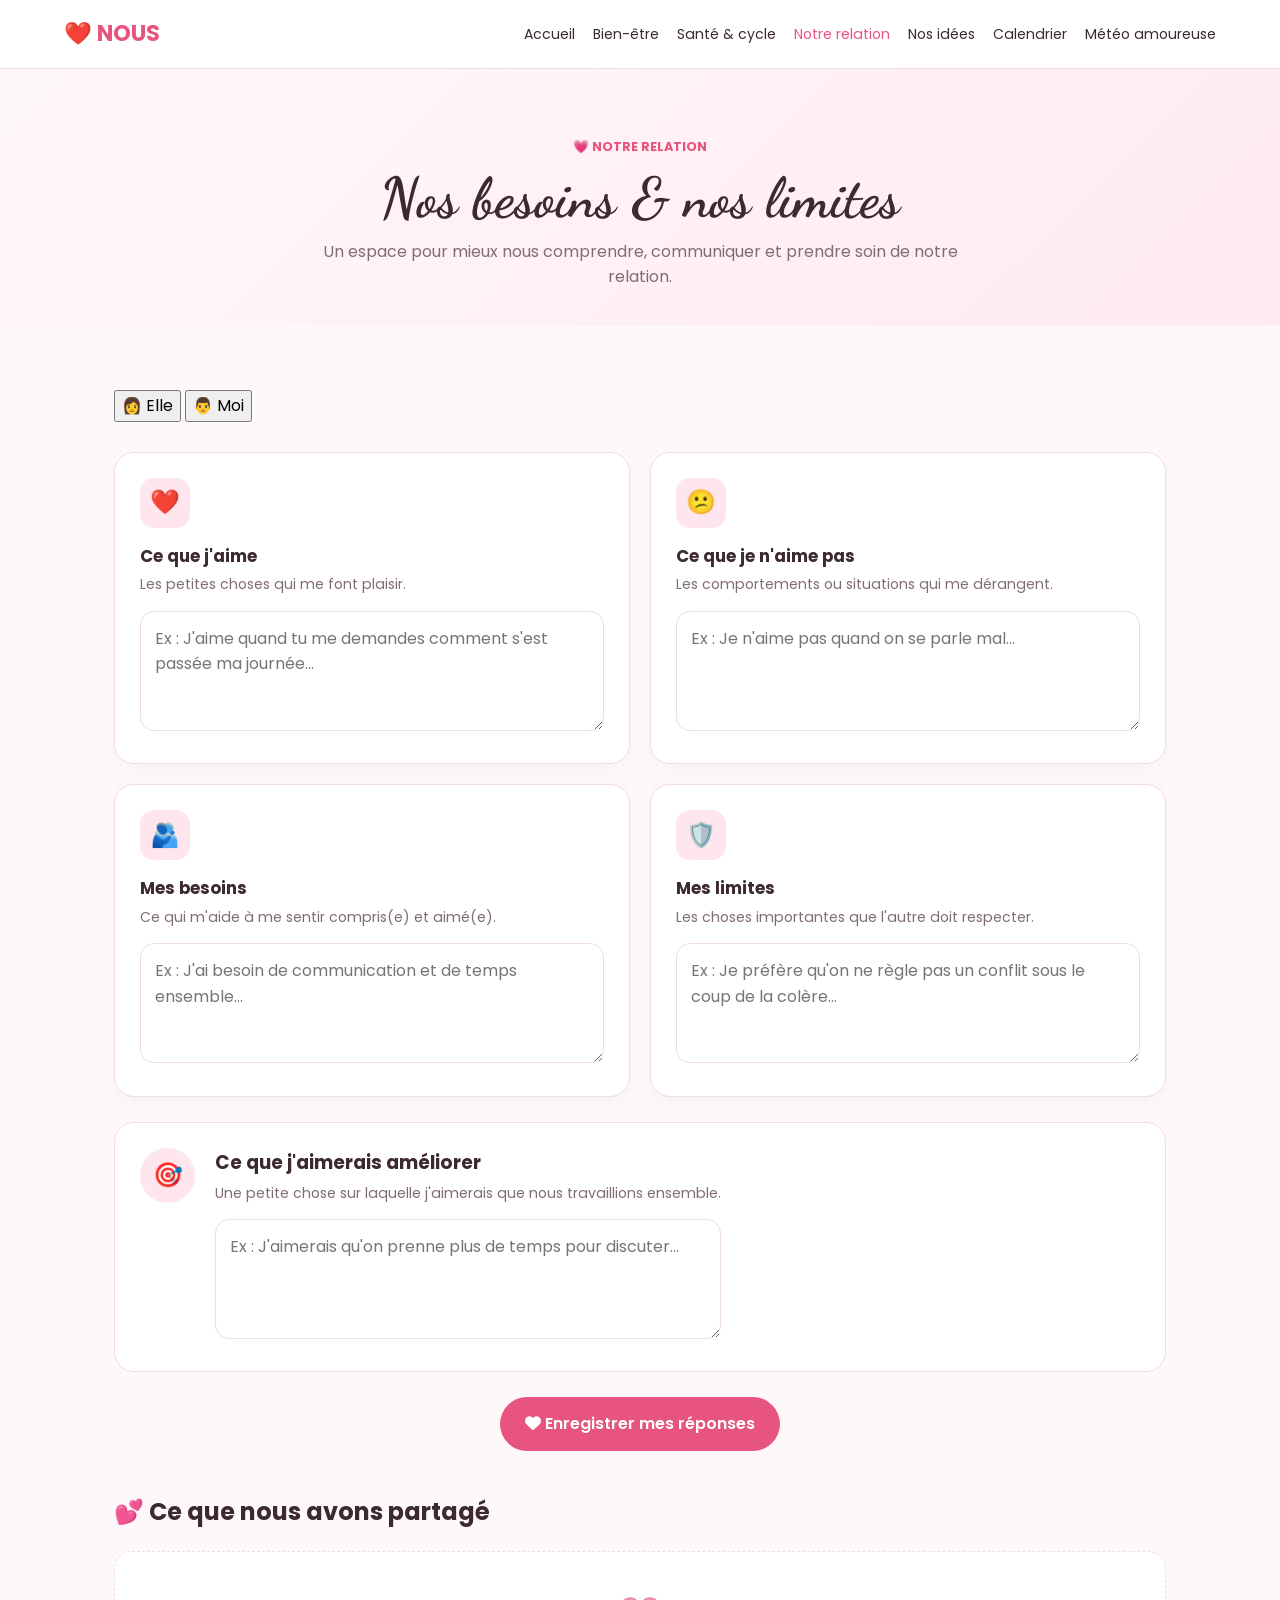
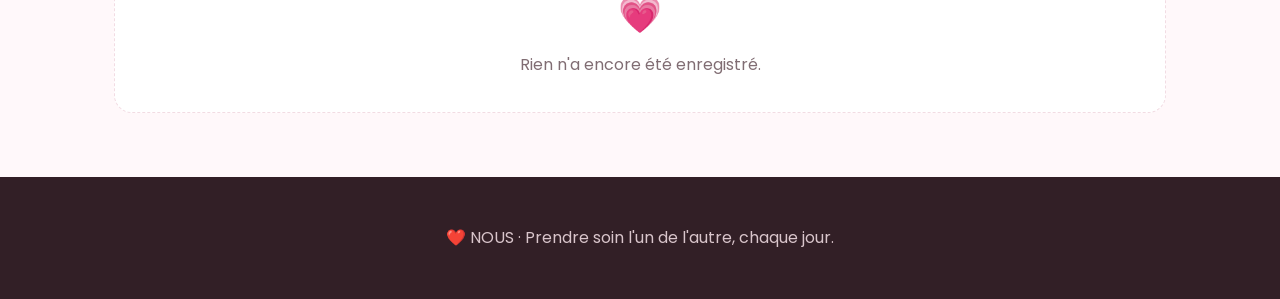
<file: relation.html>
<!DOCTYPE html>
<html lang="fr">
<head>
    <meta charset="UTF-8">
    <meta name="viewport" content="width=device-width, initial-scale=1.0">
    <title>Notre relation | NOUS</title>
    <link rel="preconnect" href="https://fonts.googleapis.com">
    <link rel="preconnect" href="https://fonts.gstatic.com" crossorigin>
    <link href="https://fonts.googleapis.com/css2?family=Dancing+Script:wght@500;600;700&family=Poppins:wght@300;400;500;600;700&display=swap" rel="stylesheet">
    <link rel="stylesheet" href="https://cdnjs.cloudflare.com/ajax/libs/font-awesome/6.5.0/css/all.min.css">
    <link rel="stylesheet" href="css/base.css">
    <link rel="stylesheet" href="css/relation.css">
</head>
<body>
    <header class="navbar">
        <a href="index.html" class="logo">❤️ NOUS</a>
        <nav aria-label="Navigation principale">
            <a href="index.html">Accueil</a>
            <a href="bien-etre.html">Bien-être</a>
            <a href="sante.html">Santé &amp; cycle</a>
            <a href="relation.html" aria-current="page">Notre relation</a>
            <a href="idees.html">Nos idées</a>
            <a href="calendrier.html">Calendrier</a>
            <a href="meteo.html">Météo amoureuse</a>
        </nav>
    </header>
    <main>
        <section class="page-hero">
            <span>💗 NOTRE RELATION</span>
            <h1>Nos besoins &amp; nos limites</h1>
            <p>Un espace pour mieux nous comprendre, communiquer et prendre soin de notre relation.</p>
        </section>
        <section class="section relationship-section" id="relation">
            <div class="person-selector relationship-person">
                <button type="button" class="person-button active" data-person="Elle">👩 Elle</button>
                <button type="button" class="person-button" data-person="Moi">👨 Moi</button>
            </div>
            <div class="relationship-grid">
                <div class="relationship-card">
                    <div class="relationship-card-icon">❤️</div>
                    <h3>Ce que j'aime</h3>
                    <p>Les petites choses qui me font plaisir.</p>
                    <textarea id="likesInput" placeholder="Ex : J'aime quand tu me demandes comment s'est passée ma journée..."></textarea>
                </div>
                <div class="relationship-card">
                    <div class="relationship-card-icon">😕</div>
                    <h3>Ce que je n'aime pas</h3>
                    <p>Les comportements ou situations qui me dérangent.</p>
                    <textarea id="dislikesInput" placeholder="Ex : Je n'aime pas quand on se parle mal..."></textarea>
                </div>
                <div class="relationship-card">
                    <div class="relationship-card-icon">🫂</div>
                    <h3>Mes besoins</h3>
                    <p>Ce qui m'aide à me sentir compris(e) et aimé(e).</p>
                    <textarea id="needsInput" placeholder="Ex : J'ai besoin de communication et de temps ensemble..."></textarea>
                </div>
                <div class="relationship-card">
                    <div class="relationship-card-icon">🛡️</div>
                    <h3>Mes limites</h3>
                    <p>Les choses importantes que l'autre doit respecter.</p>
                    <textarea id="limitsInput" placeholder="Ex : Je préfère qu'on ne règle pas un conflit sous le coup de la colère..."></textarea>
                </div>
            </div>
            <div class="relationship-goal">
                <div class="relationship-goal-icon">🎯</div>
                <div>
                    <h3>Ce que j'aimerais améliorer</h3>
                    <p>Une petite chose sur laquelle j'aimerais que nous travaillions ensemble.</p>
                    <textarea id="goalInput" placeholder="Ex : J'aimerais qu'on prenne plus de temps pour discuter..."></textarea>
                </div>
            </div>
            <button type="button" id="saveRelationship" class="primary-button">
                <i class="fa-solid fa-heart"></i> Enregistrer mes réponses
            </button>
            <div class="relationship-preview">
                <h2>💕 Ce que nous avons partagé</h2>
                <div id="relationshipList">
                    <div class="empty-history"><span>💗</span><p>Rien n'a encore été enregistré.</p></div>
                </div>
            </div>
        </section>
    </main>
    <footer><p>❤️ NOUS · Prendre soin l'un de l'autre, chaque jour.</p></footer>
    <script src="js/relation.js"></script>
</body>
</html>
</file>
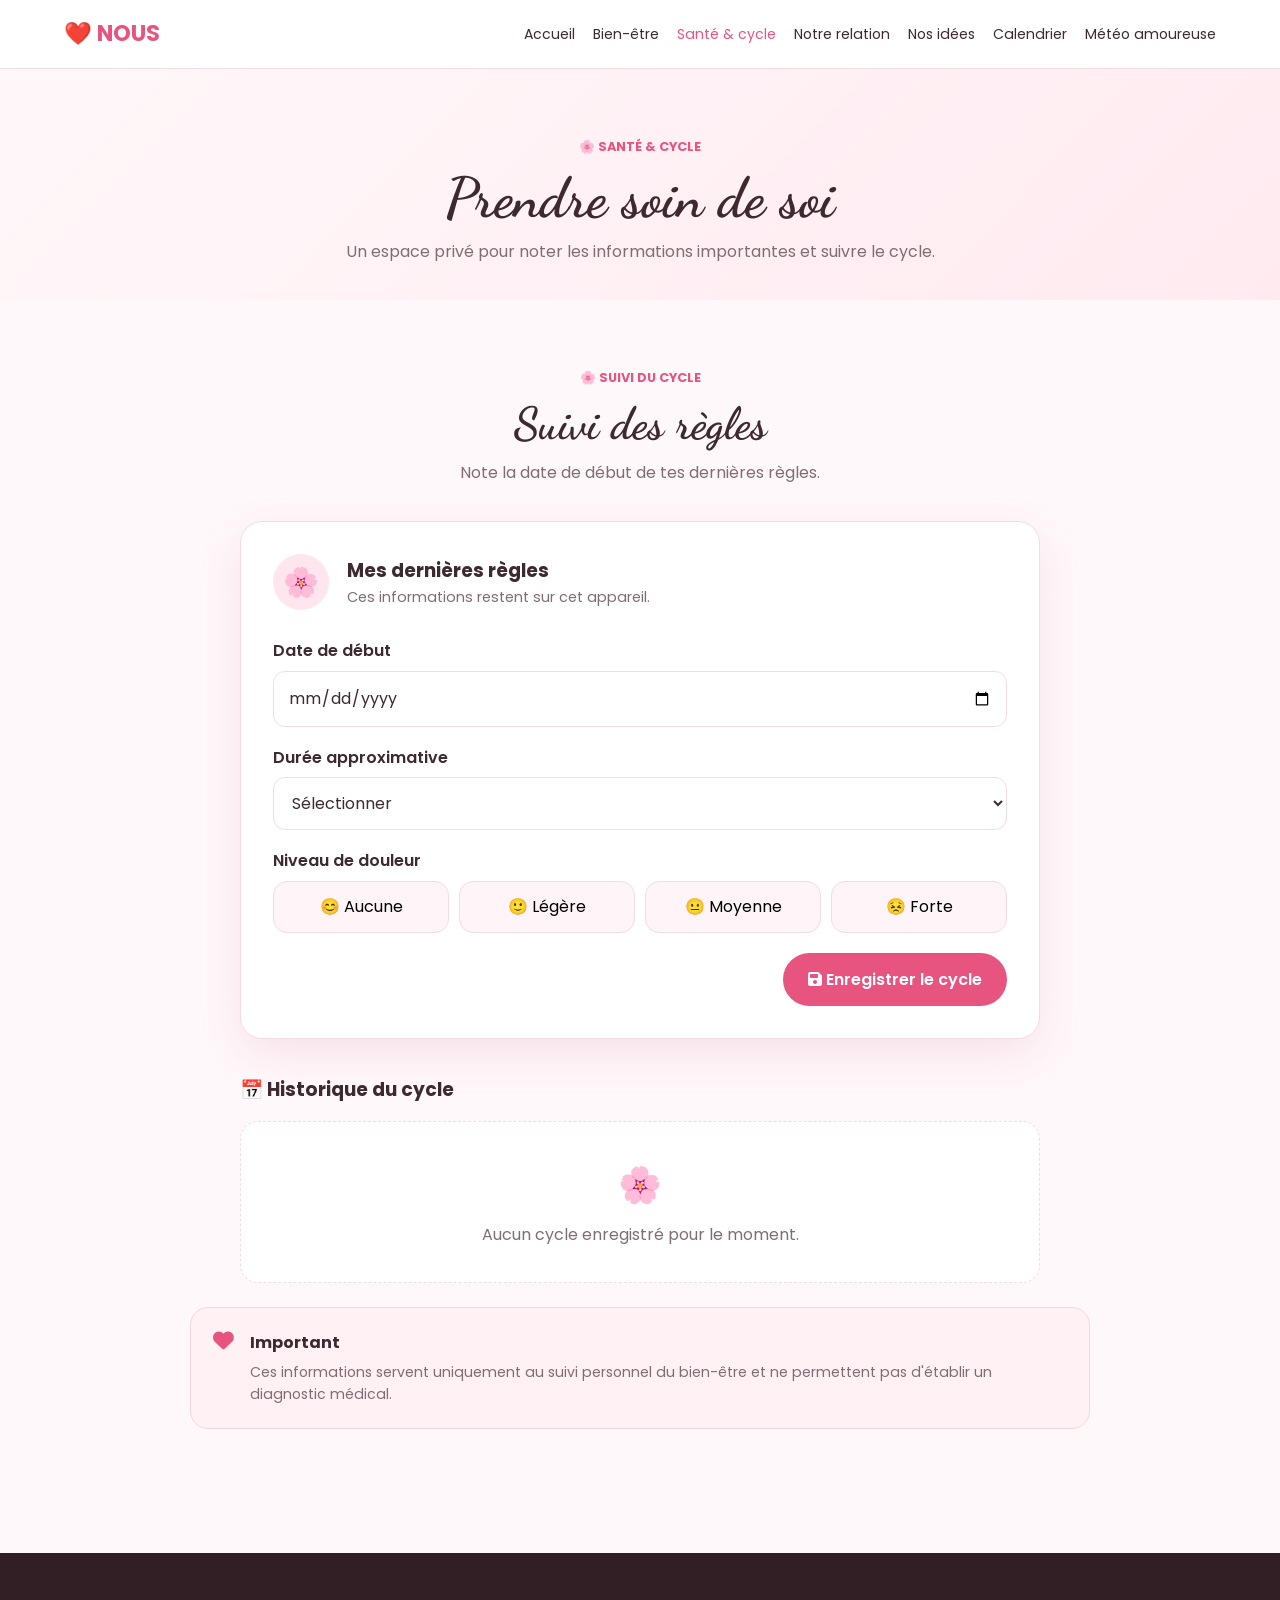
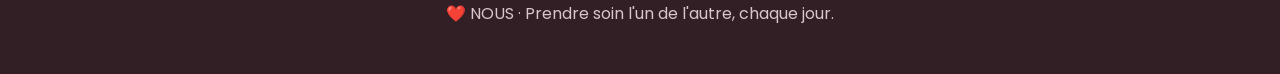
<file: sante.html>
<!DOCTYPE html>
<html lang="fr">
<head>
    <meta charset="UTF-8">
    <meta name="viewport" content="width=device-width, initial-scale=1.0">
    <title>Santé &amp; cycle | NOUS</title>
    <link rel="preconnect" href="https://fonts.googleapis.com">
    <link rel="preconnect" href="https://fonts.gstatic.com" crossorigin>
    <link href="https://fonts.googleapis.com/css2?family=Dancing+Script:wght@500;600;700&family=Poppins:wght@300;400;500;600;700&display=swap" rel="stylesheet">
    <link rel="stylesheet" href="https://cdnjs.cloudflare.com/ajax/libs/font-awesome/6.5.0/css/all.min.css">
    <link rel="stylesheet" href="css/base.css">
    <link rel="stylesheet" href="css/sante.css">
</head>
<body>
    <header class="navbar">
        <a href="index.html" class="logo">❤️ NOUS</a>
        <nav aria-label="Navigation principale">
            <a href="index.html">Accueil</a>
            <a href="bien-etre.html">Bien-être</a>
            <a href="sante.html" aria-current="page">Santé &amp; cycle</a>
            <a href="relation.html">Notre relation</a>
            <a href="idees.html">Nos idées</a>
            <a href="calendrier.html">Calendrier</a>
            <a href="meteo.html">Météo amoureuse</a>
        </nav>
    </header>
    <main>
        <section class="page-hero">
            <span>🌸 SANTÉ &amp; CYCLE</span>
            <h1>Prendre soin de soi</h1>
            <p>Un espace privé pour noter les informations importantes et suivre le cycle.</p>
        </section>
        <section class="section period-section" id="cycle">
            <div class="section-title">
                <span>🌸 SUIVI DU CYCLE</span>
                <h2>Suivi des règles</h2>
                <p>Note la date de début de tes dernières règles.</p>
            </div>
            <div class="period-card">
                <div class="period-header">
                    <div class="period-icon">🌸</div>
                    <div>
                        <h3>Mes dernières règles</h3>
                        <p>Ces informations restent sur cet appareil.</p>
                    </div>
                </div>
                <div class="period-form">
                    <div class="form-group">
                        <label for="periodDate">Date de début</label>
                        <input type="date" id="periodDate">
                    </div>
                    <div class="form-group">
                        <label for="periodDuration">Durée approximative</label>
                        <select id="periodDuration">
                            <option value="">Sélectionner</option>
                            <option value="2 jours">2 jours</option>
                            <option value="3 jours">3 jours</option>
                            <option value="4 jours">4 jours</option>
                            <option value="5 jours">5 jours</option>
                            <option value="6 jours">6 jours</option>
                            <option value="7 jours">7 jours</option>
                            <option value="8 jours ou plus">8 jours ou plus</option>
                        </select>
                    </div>
                    <div class="form-group">
                        <label>Niveau de douleur</label>
                        <div class="pain-options">
                            <button type="button" data-pain="Aucune">😊 Aucune</button>
                            <button type="button" data-pain="Légère">🙂 Légère</button>
                            <button type="button" data-pain="Moyenne">😐 Moyenne</button>
                            <button type="button" data-pain="Forte">😣 Forte</button>
                        </div>
                    </div>
                    <button type="button" id="savePeriod" class="primary-button">
                        <i class="fa-solid fa-floppy-disk"></i> Enregistrer le cycle
                    </button>
                </div>
            </div>
            <div class="period-history">
                <h3>📅 Historique du cycle</h3>
                <div id="periodHistory">
                    <div class="empty-history"><span>🌸</span><p>Aucun cycle enregistré pour le moment.</p></div>
                </div>
            </div>
            <aside class="health-notice">
                <i class="fa-solid fa-heart"></i>
                <div>
                    <strong>Important</strong>
                    <p>Ces informations servent uniquement au suivi personnel du bien-être et ne permettent pas d'établir un diagnostic médical.</p>
                </div>
            </aside>
        </section>
    </main>
    <footer><p>❤️ NOUS · Prendre soin l'un de l'autre, chaque jour.</p></footer>
    <script src="js/sante.js"></script>
</body>
</html>
</file>
<file: style.css>
/* =====================================================
   RESET
===================================================== */

* {
    margin: 0;
    padding: 0;
    box-sizing: border-box;
}

html {
    scroll-behavior: smooth;
}

body {
    font-family: "Poppins", sans-serif;
    background: #fff8fa;
    color: #3b1d27;
    overflow-x: hidden;
}

img {
    max-width: 100%;
    display: block;
}

a {
    text-decoration: none;
    color: inherit;
}


/* =====================================================
   VARIABLES
===================================================== */

:root {
    --rose: #e91e63;
    --rose-clair: #ff5c8a;
    --rose-pale: #ffe4ec;
    --rouge: #b51645;
    --dark: #32131f;
    --blanc: #ffffff;
    --gris: #765b64;
    --ombre: 0 20px 50px rgba(110, 20, 50, 0.12);
}


/* =====================================================
   NAVIGATION
===================================================== */

header {
    position: fixed;
    top: 0;
    left: 0;
    width: 100%;
    z-index: 1000;
    padding: 15px 5%;
}

.navbar {
    max-width: 1200px;
    margin: auto;
    height: 70px;

    display: flex;
    align-items: center;
    justify-content: space-between;

    padding: 0 25px;

    background: rgba(255, 255, 255, 0.88);
    backdrop-filter: blur(15px);

    border: 1px solid rgba(233, 30, 99, 0.1);
    border-radius: 50px;

    box-shadow: 0 10px 35px rgba(100, 20, 50, 0.08);
}

.logo {
    display: flex;
    align-items: center;
    gap: 10px;

    color: var(--rose);

    font-family: "Dancing Script", cursive;
    font-size: 28px;
    font-weight: 700;
}

.logo i {
    font-size: 21px;
}

.nav-links {
    display: flex;
    align-items: center;
    gap: 30px;

    list-style: none;
}

.nav-links a {
    position: relative;

    font-size: 14px;
    font-weight: 500;

    transition: 0.3s;
}

.nav-links a:hover {
    color: var(--rose);
}

.nav-links a::after {
    content: "";

    position: absolute;
    left: 0;
    bottom: -6px;

    width: 0;
    height: 2px;

    background: var(--rose);

    transition: 0.3s;
}

.nav-links a:hover::after {
    width: 100%;
}

.menu-btn {
    display: none;

    border: none;
    background: transparent;

    color: var(--rose);

    font-size: 23px;

    cursor: pointer;
}


/* =====================================================
   HERO
===================================================== */

.hero {
    min-height: 100vh;

    display: flex;
    align-items: center;
    justify-content: center;

    gap: 80px;

    padding: 150px 8% 100px;

    position: relative;

    background:
        radial-gradient(circle at 15% 20%, #ffe1eb 0, transparent 30%),
        radial-gradient(circle at 85% 80%, #ffd7e4 0, transparent 30%),
        #fff8fa;
}

.hero-content {
    width: 50%;
    max-width: 600px;
}

.small-title {
    color: var(--rose);

    font-size: 14px;
    font-weight: 600;

    margin-bottom: 20px;

    letter-spacing: 1px;
}

.small-title i {
    margin-right: 6px;
}

.hero h1 {
    font-family: "Dancing Script", cursive;

    font-size: clamp(60px, 7vw, 100px);

    line-height: 0.95;

    color: var(--dark);

    margin-bottom: 30px;
}

.hero h1 span {
    display: block;
    color: var(--rose);
}

.hero-text {
    max-width: 520px;

    color: var(--gris);

    font-size: 16px;
    line-height: 1.9;

    margin-bottom: 35px;
}

.main-btn {
    display: inline-flex;
    align-items: center;
    gap: 12px;

    padding: 15px 27px;

    background: linear-gradient(
        135deg,
        var(--rose),
        var(--rouge)
    );

    color: white;

    border-radius: 50px;

    font-size: 14px;
    font-weight: 600;

    box-shadow: 0 12px 30px rgba(233, 30, 99, 0.25);

    transition: 0.4s;
}

.main-btn:hover {
    transform: translateY(-5px) scale(1.03);

    box-shadow:
        0 18px 40px rgba(233, 30, 99, 0.35);
}

.main-btn i {
    transition: 0.3s;
}

.main-btn:hover i {
    transform: scale(1.3);
}


/* =====================================================
   PHOTO HERO
===================================================== */

.hero-photo {
    width: 400px;
    height: 500px;

    position: relative;

    display: flex;
    align-items: center;
    justify-content: center;
}

.photo-frame {
    width: 340px;
    height: 430px;

    padding: 10px;

    background: white;

    border-radius: 190px 190px 30px 30px;

    box-shadow: var(--ombre);

    transform: rotate(3deg);

    transition: 0.5s;
}

.photo-frame:hover {
    transform: rotate(0deg) scale(1.03);
}

.photo-frame img {
    width: 100%;
    height: 100%;

    object-fit: cover;

    border-radius: 180px 180px 20px 20px;
}


/* =====================================================
   COEURS AUTOUR DE LA PHOTO
===================================================== */

.floating-heart {
    position: absolute;

    font-size: 30px;

    animation: floatHeart 3s ease-in-out infinite;
}

.heart-one {
    top: 60px;
    left: 10px;

    animation-delay: 0s;
}

.heart-two {
    right: 0;
    top: 170px;

    font-size: 38px;

    animation-delay: 0.8s;
}

.heart-three {
    bottom: 50px;
    left: 20px;

    font-size: 25px;

    animation-delay: 1.5s;
}

@keyframes floatHeart {

    0%,
    100% {
        transform: translateY(0) rotate(0);
    }

    50% {
        transform: translateY(-18px) rotate(8deg);
    }
}


/* =====================================================
   COEURS EN ARRIERE-PLAN
===================================================== */

.hearts span {
    position: fixed;

    bottom: -50px;

    z-index: -1;

    font-size: 20px;

    opacity: 0.25;

    animation: heartsUp 12s linear infinite;
}

.hearts span:nth-child(1) {
    left: 8%;
    animation-delay: 1s;
}

.hearts span:nth-child(2) {
    left: 20%;
    animation-delay: 4s;
}

.hearts span:nth-child(3) {
    left: 35%;
    animation-delay: 7s;
}

.hearts span:nth-child(4) {
    left: 50%;
    animation-delay: 2s;
}

.hearts span:nth-child(5) {
    left: 65%;
    animation-delay: 5s;
}

.hearts span:nth-child(6) {
    left: 78%;
    animation-delay: 8s;
}

.hearts span:nth-child(7) {
    left: 90%;
    animation-delay: 3s;
}

.hearts span:nth-child(8) {
    left: 45%;
    animation-delay: 10s;
}

@keyframes heartsUp {

    0% {
        transform: translateY(0) scale(0.7) rotate(0);
        opacity: 0;
    }

    15% {
        opacity: 0.25;
    }

    100% {
        transform: translateY(-110vh) scale(1.3) rotate(30deg);
        opacity: 0;
    }
}


/* =====================================================
   INTRO
===================================================== */

.intro {
    padding: 100px 20px;

    text-align: center;

    background: white;
}

.section-title {
    max-width: 700px;
    margin: auto;
}

.section-title span {
    display: block;

    font-size: 35px;

    margin-bottom: 15px;
}

.section-title h2 {
    font-family: "Dancing Script", cursive;

    color: var(--rose);

    font-size: 55px;

    margin-bottom: 15px;
}

.section-title p {
    color: var(--gris);

    line-height: 1.8;
}

.section-title strong {
    color: var(--rose);
}


/* =====================================================
   LETTRE
===================================================== */

.letter-section {
    padding: 120px 20px;

    background:
        linear-gradient(
            135deg,
            #fff5f8,
            #ffe8ef
        );
}

.letter {
    position: relative;

    max-width: 780px;

    margin: auto;

    padding: 65px;

    background: #fff;

    border-radius: 10px;

    box-shadow: var(--ombre);

    opacity: 0;

    transform: translateY(50px);

    transition: 1s;
}

.letter.show {
    opacity: 1;
    transform: translateY(0);
}

.letter::before {
    content: "";

    position: absolute;

    inset: 12px;

    border: 1px solid #f6cbd7;

    pointer-events: none;
}

.letter-top {
    text-align: center;

    color: var(--rose);

    font-size: 40px;

    margin-bottom: 20px;
}

.letter-date {
    text-align: center;

    color: var(--gris);

    font-size: 13px;

    margin-bottom: 35px;
}

.letter h2 {
    font-family: "Dancing Script", cursive;

    color: var(--rose);

    font-size: 45px;

    margin-bottom: 20px;
}

.letter p {
    color: #60434d;

    line-height: 2;

    margin-bottom: 20px;
}

.signature {
    margin-top: 35px;

    text-align: right;

    font-family: "Dancing Script", cursive;

    font-size: 28px;

    color: var(--rose) !important;
}

.signature span {
    font-size: 20px;

    color: var(--dark);
}


/* =====================================================
   TITRES SECTIONS
===================================================== */

.section-heading {
    text-align: center;

    max-width: 700px;

    margin: 0 auto 60px;
}

.section-heading > span {
    font-size: 35px;
}

.section-heading h2 {
    font-family: "Dancing Script", cursive;

    font-size: 55px;

    color: var(--rose);

    margin: 10px 0;
}

.section-heading p {
    color: var(--gris);

    line-height: 1.8;
}


/* =====================================================
   SOUVENIRS
===================================================== */

.memories {
    padding: 120px 8%;

    background: white;
}

.gallery {
    max-width: 1150px;

    margin: auto;

    display: grid;

    grid-template-columns: repeat(3, 1fr);

    gap: 25px;
}

.memory-card {
    position: relative;

    overflow: hidden;

    border-radius: 20px;

    background: white;

    box-shadow: 0 15px 40px rgba(70, 20, 40, 0.12);

    opacity: 0;

    transform: translateY(50px);

    transition:
        opacity 0.8s,
        transform 0.8s,
        box-shadow 0.4s;
}

.memory-card.show {
    opacity: 1;

    transform: translateY(0);
}

.memory-card:hover {
    transform: translateY(-10px);

    box-shadow: 0 25px 50px rgba(70, 20, 40, 0.18);
}

.memory-card img,
.memory-card video {
    width: 100%;

    height: 350px;

    object-fit: cover;

    transition: 0.6s;
}

.memory-card:hover img,
.memory-card:hover video {
    transform: scale(1.08);
}

.memory-text {
    padding: 22px;

    background: white;
}

.memory-text h3 {
    color: var(--dark);

    margin-bottom: 7px;

    font-size: 17px;
}

.memory-text p {
    color: var(--gris);

    font-size: 13px;
}


/* =====================================================
   HISTOIRE
===================================================== */

.story {
    padding: 120px 8%;

    background: #fff7f9;
}

.timeline {
    position: relative;

    max-width: 850px;

    margin: auto;
}

.timeline::before {
    content: "";

    position: absolute;

    left: 50%;

    top: 0;
    bottom: 0;

    width: 2px;

    background: #f4b7c8;

    transform: translateX(-50%);
}

.timeline-item {
    position: relative;

    width: 50%;

    padding: 20px 45px;

    opacity: 0;

    transform: translateY(40px);

    transition: 0.8s;
}

.timeline-item.show {
    opacity: 1;

    transform: translateY(0);
}

.timeline-item:nth-child(odd) {
    left: 0;

    text-align: right;
}

.timeline-item:nth-child(even) {
    left: 50%;

    text-align: left;
}

.timeline-icon {
    position: absolute;

    top: 20px;

    width: 45px;
    height: 45px;

    display: flex;
    align-items: center;
    justify-content: center;

    background: var(--rose);

    color: white;

    border-radius: 50%;

    box-shadow: 0 0 0 8px #fff7f9;
}

.timeline-item:nth-child(odd) .timeline-icon {
    right: -22px;
}

.timeline-item:nth-child(even) .timeline-icon {
    left: -22px;
}

.timeline-content {
    padding: 25px;

    background: white;

    border-radius: 18px;

    box-shadow: 0 10px 30px rgba(80, 20, 40, 0.08);
}

.timeline-content span {
    color: var(--rose);

    font-size: 12px;

    font-weight: 600;

    text-transform: uppercase;

    letter-spacing: 1px;
}

.timeline-content h3 {
    margin: 8px 0;

    color: var(--dark);

    font-family: "Dancing Script", cursive;

    font-size: 30px;
}

.timeline-content p {
    color: var(--gris);

    font-size: 13px;

    line-height: 1.8;
}


/* =====================================================
   MESSAGE FINAL
===================================================== */

.final-message {
    min-height: 650px;

    display: flex;
    align-items: center;
    justify-content: center;

    text-align: center;

    padding: 100px 20px;

    background:
        radial-gradient(
            circle at center,
            #70152f,
            #280914 75%
        );

    color: white;
}

.final-content {
    opacity: 0;

    transform: scale(0.9);

    transition: 1s;
}

.final-content.show {
    opacity: 1;

    transform: scale(1);
}

.big-heart {
    color: #ff4f82;

    font-size: 70px;

    margin-bottom: 25px;

    animation: heartbeat 1.5s infinite;
}

@keyframes heartbeat {

    0%,
    100% {
        transform: scale(1);
    }

    15% {
        transform: scale(1.18);
    }

    30% {
        transform: scale(1);
    }

    45% {
        transform: scale(1.12);
    }
}

.final-content h2 {
    font-family: "Dancing Script", cursive;

    font-size: clamp(50px, 7vw, 80px);

    line-height: 1.05;

    margin-bottom: 25px;
}

.final-content > p {
    font-size: 20px;

    color: #ffb6ca;
}

.heart-line {
    display: flex;

    align-items: center;

    justify-content: center;

    gap: 15px;

    margin: 30px 0;

    color: #ff6c95;
}

.heart-line span {
    width: 100px;

    height: 1px;

    background: #9f536c;
}

.small-final {
    font-size: 14px !important;

    color: #dba7b6 !important;
}


/* =====================================================
   FOOTER
===================================================== */

footer {
    padding: 40px 20px;

    text-align: center;

    background: #19050d;

    color: #a97b89;
}

.footer-heart {
    font-size: 25px;

    margin-bottom: 10px;
}

footer p {
    font-size: 13px;
}

.copyright {
    margin-top: 10px;

    font-size: 11px;
}


/* =====================================================
   RESPONSIVE TABLETTE
===================================================== */

@media (max-width: 900px) {

    .navbar {
        padding-left: 14px;
        padding-right: 14px;
    }

    .nav-links {
        gap: 9px;
    }

    .nav-links a {
        font-size: 11px;
    }

    .logo {
        font-size: 23px;
    }

    .hero {
        gap: 40px;

        padding-left: 5%;
        padding-right: 5%;
    }

    .hero h1 {
        font-size: 70px;
    }

    .hero-photo {
        width: 350px;
        height: 450px;
    }

    .photo-frame {
        width: 290px;
        height: 380px;
    }

    .gallery {
        grid-template-columns: repeat(2, 1fr);
    }

}


/* =====================================================
   RESPONSIVE TELEPHONE
===================================================== */

@media (max-width: 700px) {

    header {
        padding: 10px 15px;
    }

    .navbar {
        height: 60px;

        padding: 0 20px;
    }

    .logo {
        font-size: 25px;
    }

    .menu-btn {
        display: block;
    }

    .nav-links {
        position: absolute;

        top: 70px;
        left: 15px;
        right: 15px;

        display: none;

        flex-direction: column;

        gap: 0;

        padding: 15px;

        background: rgba(255, 255, 255, 0.97);

        border-radius: 20px;

        box-shadow: 0 20px 40px rgba(80, 20, 40, 0.15);
    }

    .nav-links.active {
        display: flex;
    }

    .nav-links li {
        width: 100%;
    }

    .nav-links a {
        display: block;

        padding: 15px;

        text-align: center;
    }


    /* HERO */

    .hero {
        flex-direction: column;

        padding: 130px 20px 80px;

        text-align: center;

        gap: 50px;
    }

    .hero-content {
        width: 100%;
    }

    .hero h1 {
        font-size: 65px;
    }

    .hero-text {
        font-size: 14px;

        margin-left: auto;
        margin-right: auto;
    }

    .hero-photo {
        width: 100%;

        height: 390px;
    }

    .photo-frame {
        width: 260px;
        height: 330px;
    }

    .heart-one {
        left: 15%;
    }

    .heart-two {
        right: 12%;
    }

    .heart-three {
        left: 20%;
    }


    /* INTRO */

    .intro {
        padding: 80px 20px;
    }

    .section-title h2,
    .section-heading h2 {
        font-size: 45px;
    }


    /* LETTRE */

    .letter-section {
        padding: 80px 15px;
    }

    .letter {
        padding: 45px 25px;
    }

    .letter h2 {
        font-size: 40px;
    }

    .letter p {
        font-size: 14px;

        line-height: 1.9;
    }


    /* GALERIE */

    .memories {
        padding: 80px 20px;
    }

    .gallery {
        grid-template-columns: 1fr;
    }

    .memory-card img,
    .memory-card video {
        height: 330px;
    }


    /* HISTOIRE */

    .story {
        padding: 80px 20px;
    }

    .timeline::before {
        left: 20px;
    }

    .timeline-item,
    .timeline-item:nth-child(odd),
    .timeline-item:nth-child(even) {
        width: 100%;

        left: 0;

        padding-left: 65px;
        padding-right: 0;

        text-align: left;
    }

    .timeline-item:nth-child(odd) .timeline-icon,
    .timeline-item:nth-child(even) .timeline-icon {
        left: -2px;
        right: auto;
    }

    .timeline-content h3 {
        font-size: 28px;
    }


    /* FINAL */

    .final-message {
        min-height: 550px;
    }

    .big-heart {
        font-size: 55px;
    }

    .final-content h2 {
        font-size: 50px;
    }

    .heart-line span {
        width: 60px;
    }

}


/* =====================================================
   PETITS TELEPHONES
===================================================== */

@media (max-width: 400px) {

    .hero h1 {
        font-size: 54px;
    }

    .photo-frame {
        width: 230px;
        height: 300px;
    }

    .section-title h2,
    .section-heading h2 {
        font-size: 40px;
    }

    .letter {
        padding: 35px 20px;
    }

    .final-content h2 {
        font-size: 43px;
    }

}
</file>
<file: css/base.css>
* {
    box-sizing: border-box;
}

html {
    scroll-behavior: smooth;
}

:root {
    --pink: #e75480;
    --dark-pink: #c93664;
    --light-pink: #ffe5ed;
    --very-light: #fff4f7;
    --white: #ffffff;
    --text: #3d2930;
    --muted: #806d73;
    --border: #f2dce3;
    --shadow: 0 15px 45px rgba(180, 70, 105, 0.12);
}

body {
    margin: 0;
    background: #fff8fa;
    color: var(--text);
    font-family: "Poppins", sans-serif;
    line-height: 1.6;
}

button,
input,
select,
textarea {
    font: inherit;
}

.sr-only {
    position: absolute;
    width: 1px;
    height: 1px;
    padding: 0;
    margin: -1px;
    overflow: hidden;
    clip: rect(0, 0, 0, 0);
    white-space: nowrap;
    border: 0;
}

.navbar {
    position: sticky;
    top: 0;
    z-index: 10;
    display: flex;
    align-items: center;
    justify-content: space-between;
    gap: 24px;
    padding: 16px 5%;
    background: rgba(255, 255, 255, 0.96);
    border-bottom: 1px solid var(--border);
    backdrop-filter: blur(12px);
}

.logo {
    flex: 0 0 auto;
    color: var(--pink);
    font-size: 1.4rem;
    font-weight: 700;
    text-decoration: none;
}

.navbar nav {
    display: flex;
    align-items: center;
    justify-content: flex-end;
    gap: 18px;
    overflow-x: auto;
}

.navbar nav a {
    flex: 0 0 auto;
    color: var(--text);
    font-size: 0.88rem;
    text-decoration: none;
    transition: color 0.2s ease;
}

.navbar nav a:hover,
.navbar nav a[aria-current="page"] {
    color: var(--pink);
}

main {
    min-height: 65vh;
}

.page-hero {
    padding: 64px 20px 36px;
    text-align: center;
    background: linear-gradient(135deg, #fff8fa, #ffeaf0);
}

.page-hero > span {
    color: var(--pink);
    font-size: 0.8rem;
    font-weight: 700;
}

.page-hero h1 {
    margin: 8px 0;
    font-family: "Dancing Script", cursive;
    font-size: 3.5rem;
    line-height: 1.15;
}

.page-hero p {
    max-width: 680px;
    margin: 0 auto;
    color: var(--muted);
}

.section {
    max-width: 1100px;
    margin: auto;
    padding: 64px 24px;
}

.section-title {
    margin-bottom: 36px;
    text-align: center;
}

.section-title span {
    color: var(--pink);
    font-size: 0.8rem;
    font-weight: 700;
}

.section-title h2 {
    margin: 8px 0;
    font-family: "Dancing Script", cursive;
    font-size: 2.8rem;
    line-height: 1.2;
}

.section-title p {
    margin: 0 auto;
    color: var(--muted);
}

.primary-button {
    margin-top: 20px;
    padding: 14px 25px;
    border: 0;
    border-radius: 50px;
    background: var(--pink);
    color: #fff;
    font-weight: 600;
    cursor: pointer;
    transition: 0.2s ease;
}

.primary-button:hover {
    background: var(--dark-pink);
    transform: translateY(-2px);
}

.form-group {
    margin-bottom: 18px;
}

.form-group label {
    display: block;
    margin-bottom: 7px;
    font-weight: 600;
}

.form-group input,
.form-group select,
textarea {
    width: 100%;
    padding: 13px 14px;
    border: 1px solid var(--border);
    border-radius: 12px;
    background: #fff;
    color: var(--text);
}

textarea {
    min-height: 120px;
    resize: vertical;
}

.form-group input:focus,
.form-group select:focus,
textarea:focus {
    outline: 2px solid rgba(231, 84, 128, 0.18);
    border-color: var(--pink);
}

.empty-history {
    padding: 35px 20px;
    border: 1px dashed var(--border);
    border-radius: 18px;
    background: #fff;
    text-align: center;
}

.empty-history span {
    font-size: 2.2rem;
}

.empty-history p {
    margin: 8px 0 0;
    color: var(--muted);
}

.health-notice {
    display: flex;
    gap: 16px;
    max-width: 900px;
    margin: 24px auto 60px;
    padding: 22px;
    border: 1px solid #f5d6df;
    border-radius: 18px;
    background: #fff1f4;
}

.health-notice i {
    color: var(--pink);
    font-size: 1.3rem;
}

.health-notice p {
    margin: 5px 0 0;
    color: var(--muted);
    font-size: 0.88rem;
}

footer {
    padding: 42px 20px;
    background: #321f26;
    color: #fff;
    text-align: center;
}

footer p {
    margin: 6px 0;
    color: #d9c5cb;
}

@media (max-width: 900px) {
    .navbar {
        align-items: flex-start;
        flex-direction: column;
        gap: 12px;
    }

    .navbar nav {
        justify-content: flex-start;
        width: 100%;
    }
}

@media (max-width: 600px) {
    .page-hero {
        padding: 48px 18px 28px;
    }

    .page-hero h1 {
        font-size: 2.8rem;
    }

    .section {
        padding: 48px 18px;
    }

    .section-title h2 {
        font-size: 2.3rem;
    }

    .health-notice {
        margin: 20px 18px 45px;
        flex-direction: column;
    }
}
</file>
<file: css/bien-etre.css>
.person-selector {
    display: grid;
    grid-template-columns: repeat(2, minmax(0, 1fr));
    gap: 16px;
    max-width: 650px;
    margin: 0 auto 32px;
}

.person-button {
    padding: 18px;
    border: 2px solid var(--border);
    border-radius: 18px;
    background: #fff;
    cursor: pointer;
    transition: 0.2s ease;
}

.person-button:hover {
    transform: translateY(-3px);
}

.person-button.active {
    border-color: var(--pink);
    background: var(--light-pink);
    box-shadow: var(--shadow);
}

.person-icon {
    display: block;
    margin-bottom: 7px;
    font-size: 2rem;
}

.person-button strong,
.person-button small {
    display: block;
}

.person-button small {
    color: var(--muted);
}

.feelings-grid {
    display: grid;
    grid-template-columns: repeat(4, minmax(0, 1fr));
    gap: 16px;
}

.feeling {
    padding: 22px 12px;
    border: 1px solid var(--border);
    border-radius: 18px;
    background: #fff;
    cursor: pointer;
    text-align: center;
    transition: 0.2s ease;
}

.feeling:hover {
    border-color: var(--pink);
    box-shadow: var(--shadow);
    transform: translateY(-4px);
}

.feeling.selected {
    border-color: var(--pink);
    background: var(--light-pink);
}

.feeling span,
.feeling strong,
.feeling small {
    display: block;
}

.feeling span {
    margin-bottom: 10px;
    font-size: 2.2rem;
}

.feeling small {
    margin-top: 5px;
    color: var(--muted);
    font-size: 0.78rem;
}

.message-card {
    max-width: 750px;
    margin: auto;
    padding: 26px;
    border: 1px solid var(--border);
    border-radius: 20px;
    background: #fff;
    box-shadow: var(--shadow);
}

.message-card .primary-button {
    display: block;
    margin-left: auto;
}

.history-section {
    max-width: 950px;
}

.history-list {
    display: flex;
    flex-direction: column;
    gap: 14px;
}

.history-item {
    display: flex;
    align-items: flex-start;
    gap: 16px;
    padding: 18px;
    border: 1px solid var(--border);
    border-radius: 16px;
    background: #fff;
    box-shadow: 0 5px 20px rgba(0, 0, 0, 0.04);
}

.history-emoji {
    font-size: 2rem;
}

.history-content {
    min-width: 0;
    flex: 1;
}

.history-content strong,
.history-content small {
    display: block;
}

.history-content strong {
    margin-bottom: 4px;
    color: var(--pink);
}

.history-content small {
    color: var(--muted);
    font-size: 0.8rem;
}

.history-message {
    margin-top: 9px;
    color: #555;
    overflow-wrap: anywhere;
}

.delete-button {
    display: block;
    margin: 20px auto 0;
    border: 0;
    background: transparent;
    color: #a64b62;
    cursor: pointer;
}

.delete-button:hover {
    text-decoration: underline;
}

@media (max-width: 800px) {
    .feelings-grid {
        grid-template-columns: repeat(2, minmax(0, 1fr));
    }
}

@media (max-width: 600px) {
    .person-selector,
    .feelings-grid {
        grid-template-columns: 1fr;
    }

    .message-card {
        padding: 18px;
    }
}
</file>
<file: css/calendrier.css>
.calendar-card {
    max-width: 800px;
    margin: auto;
    padding: 30px;
    border: 1px solid var(--border);
    border-radius: 22px;
    background: #fff;
    box-shadow: 0 8px 30px rgba(0, 0, 0, 0.04);
}

.calendar-form {
    display: flex;
    flex-direction: column;
    gap: 18px;
}

.calendar-form .form-group {
    margin: 0;
}

.calendar-form textarea {
    min-height: 90px;
    resize: vertical;
}

.calendar-form .primary-button {
    align-self: flex-end;
}

.events-container {
    max-width: 800px;
    margin: 36px auto 0;
}

.events-container h2,
.events-container h3 {
    margin-bottom: 18px;
}

#eventsList {
    display: flex;
    flex-direction: column;
    gap: 14px;
}

.event-card {
    display: flex;
    align-items: flex-start;
    gap: 16px;
    padding: 18px;
    border: 1px solid var(--border);
    border-radius: 18px;
    background: #fff;
    box-shadow: 0 5px 20px rgba(0, 0, 0, 0.04);
    animation: historyAppear 0.4s ease;
}

.event-icon {
    display: grid;
    width: 52px;
    height: 52px;
    min-width: 52px;
    place-items: center;
    border-radius: 50%;
    background: var(--light-pink);
    font-size: 1.4rem;
}

.event-content {
    min-width: 0;
    flex: 1;
}

.event-content strong {
    display: block;
    margin-bottom: 5px;
    color: var(--pink);
}

.event-date {
    margin-bottom: 8px;
    color: var(--muted);
    font-size: 0.85rem;
}

.event-description {
    color: #555;
    font-size: 0.9rem;
    line-height: 1.5;
    white-space: pre-wrap;
    overflow-wrap: anywhere;
}

.delete-event {
    padding: 6px;
    border: 0;
    background: transparent;
    color: #a64b62;
    cursor: pointer;
}

.delete-event:hover {
    transform: scale(1.08);
}

@media (max-width: 600px) {
    .calendar-card {
        padding: 20px 16px;
    }

    .event-card {
        gap: 12px;
        padding: 15px;
    }

    .event-icon {
        width: 44px;
        height: 44px;
        min-width: 44px;
        font-size: 1.2rem;
    }
}
</file>
<file: css/idees.css>
.ideas-columns {
    display: grid;
    grid-template-columns: repeat(3, minmax(0, 1fr));
    gap: 18px;
}

.idea-column {
    min-height: 180px;
    padding: 20px;
    border-top: 3px solid var(--pink);
    background: #fff;
}

.idea-column h2 {
    margin: 0;
    font-size: 1.05rem;
}

.idea-column p {
    color: var(--muted);
    font-size: 0.9rem;
}

@media (max-width: 700px) {
    .ideas-columns {
        grid-template-columns: 1fr;
    }
}
</file>
<file: css/refresh.css>
.menu-btn {
    display: none;
    width: 44px;
    height: 44px;
    align-items: center;
    justify-content: center;
    border: 1px solid var(--border, #dce5de);
    border-radius: 6px;
    background: #fff;
    color: var(--dark, #1c2c25);
    cursor: pointer;
}

.menu-icon,
.menu-icon::before,
.menu-icon::after {
    position: relative;
    display: block;
    width: 19px;
    height: 2px;
    background: currentColor;
    transition: transform 180ms ease, opacity 180ms ease;
}

.menu-icon::before,
.menu-icon::after {
    position: absolute;
    left: 0;
    content: "";
}

.menu-icon::before { transform: translateY(-6px); }
.menu-icon::after { transform: translateY(6px); }
.is-open .menu-icon { background: transparent; }
.is-open .menu-icon::before { transform: rotate(45deg); }
.is-open .menu-icon::after { transform: rotate(-45deg); }

@media (max-width: 760px) {
    .menu-btn {
        display: inline-flex;
    }

    .site-nav,
    .navbar {
        position: relative;
    }

    .site-links,
    .nav-links {
        display: none;
        width: 100%;
    }

    .is-open .site-links,
    .is-open .nav-links {
        display: flex;
        flex-direction: column;
        align-items: stretch;
        gap: 4px;
    }
}

.site-header {
    position: sticky;
    top: 0;
    z-index: 20;
    padding: 0 28px;
    border-bottom: 1px solid var(--border);
    background: rgba(255, 255, 255, 0.96);
    backdrop-filter: blur(12px);
}

.site-nav {
    position: relative;
    display: flex;
    align-items: center;
    gap: 28px;
    max-width: 1320px;
    min-height: 70px;
    margin: 0 auto;
}

.site-brand {
    flex: 0 0 auto;
    color: var(--pink);
    font-family: "Dancing Script", cursive;
    font-size: 30px;
    font-weight: 700;
    text-decoration: none;
    white-space: nowrap;
}

.site-links {
    display: flex;
    flex: 1 1 auto;
    align-items: center;
    justify-content: flex-end;
    gap: 18px;
    min-width: 0;
    margin: 0;
    padding: 0;
    list-style: none;
}

.site-links a {
    display: block;
    padding: 8px 0;
    color: var(--text);
    font-size: 13px;
    text-decoration: none;
    white-space: nowrap;
}

.site-links a:hover,
.site-links a[aria-current="page"] {
    color: var(--pink);
}

.page-section {
    max-width: 1120px;
    margin: 0 auto;
    padding: 52px 28px;
}

.section-heading {
    margin: 0 auto 28px;
    text-align: center;
}

.section-heading > span {
    color: var(--pink);
    font-size: 12px;
    font-weight: 700;
}

.section-heading h2 {
    margin: 6px 0;
    font-family: "Dancing Script", cursive;
    font-size: 40px;
    line-height: 1.2;
}

.section-heading p {
    max-width: 650px;
    margin: 0 auto;
    color: var(--muted);
}

.idea-form,
.weather-reflection,
.calendar-form,
.period-card,
.support-panel {
    max-width: 820px;
    margin: 0 auto 28px;
    padding: 22px;
    border: 1px solid var(--border);
    border-radius: 16px;
    background: #fff;
    box-shadow: var(--shadow);
}

.form-field {
    display: grid;
    gap: 7px;
    margin-bottom: 16px;
}

.form-field label,
.weather-reflection > label {
    font-size: 13px;
    font-weight: 600;
}

.form-field input,
.form-field select,
.form-field textarea,
.weather-reflection textarea {
    width: 100%;
    min-height: 46px;
    padding: 11px 13px;
    border: 1px solid var(--border);
    border-radius: 10px;
    background: #fff;
    color: var(--text);
}

.form-field textarea,
.weather-reflection textarea {
    min-height: 104px;
    resize: vertical;
}

.idea-filters,
.weather-choices {
    display: flex;
    flex-wrap: wrap;
    gap: 8px;
}

.idea-filter,
.weather-choice {
    min-height: 42px;
    padding: 8px 14px;
    border: 1px solid var(--border);
    border-radius: 10px;
    background: #fff;
    color: var(--text);
    cursor: pointer;
}

.idea-filter.active,
.weather-choice.selected {
    border-color: var(--pink);
    background: var(--light-pink);
}

.idea-list,
.weather-log {
    display: grid;
    gap: 12px;
}

.idea-item,
.weather-entry {
    display: grid;
    grid-template-columns: minmax(0, 1fr) auto;
    gap: 12px;
    padding: 16px;
    border: 1px solid var(--border);
    border-radius: 12px;
    background: #fff;
}

.idea-item h3,
.idea-item p,
.weather-entry h3,
.weather-entry p {
    margin: 0;
}

.idea-item h3,
.weather-entry h3 {
    color: var(--dark-pink);
}

.idea-meta,
.weather-entry time {
    color: var(--muted);
    font-size: 13px;
}

.idea-item select {
    min-height: 38px;
    border: 1px solid var(--border);
    border-radius: 8px;
    background: #fff;
}

.idea-delete,
.weather-entry-delete {
    min-height: 38px;
    border: 0;
    background: transparent;
    color: var(--dark-pink);
    cursor: pointer;
}

.weather-choices {
    display: grid;
    grid-template-columns: repeat(4, minmax(0, 1fr));
}

.weather-choice {
    display: grid;
    min-height: 84px;
    justify-items: center;
    align-content: center;
    gap: 5px;
}

.weather-choice > span {
    font-size: 24px;
}

.weather-prompt {
    margin: 22px 0 18px;
    padding: 16px 0;
    border-top: 1px solid var(--border);
    border-bottom: 1px solid var(--border);
}

.weather-prompt h2,
.weather-prompt p {
    margin: 4px 0;
}

.weather-prompt p,
.privacy-note {
    color: var(--muted);
    font-size: 13px;
}

.empty-state {
    padding: 24px 16px;
    border: 1px dashed var(--border);
    border-radius: 12px;
    background: #fff;
    color: var(--muted);
    text-align: center;
}

.empty-state p {
    margin: 8px 0 0;
}

@media (max-width: 760px) {
    .site-header {
        padding: 0 14px;
    }

    .site-nav {
        flex-wrap: wrap;
        justify-content: space-between;
        gap: 8px;
    }

    .site-nav .menu-btn {
        display: inline-flex;
    }

    .site-nav .site-links {
        flex-basis: 100%;
        padding: 8px 0 12px;
    }

    .page-section {
        padding: 40px 18px;
    }

    .weather-choices {
        grid-template-columns: repeat(2, minmax(0, 1fr));
    }

    .idea-item,
    .weather-entry {
        grid-template-columns: minmax(0, 1fr);
    }
}
</file>
<file: css/meteo.css>
.weather-reflection {
    max-width: 860px;
    padding: clamp(20px, 4vw, 34px);
    border-color: #efd5de;
    background:
        radial-gradient(circle at 90% 0, rgba(255, 229, 237, 0.8), transparent 32%),
        #fff;
}

.weather-choices {
    gap: 12px;
}

.weather-choice {
    min-height: 118px;
    padding: 16px 10px;
    border-radius: 14px;
    transition: transform 180ms ease, border-color 180ms ease, background 180ms ease, box-shadow 180ms ease;
}

.weather-choice:hover {
    transform: translateY(-2px);
    border-color: var(--pink);
    box-shadow: 0 8px 20px rgba(180, 70, 105, 0.1);
}

.weather-choice > span {
    font-size: 32px;
    line-height: 1;
}

.weather-choice strong {
    font-size: 13px;
}

.weather-choice.selected {
    border-color: var(--dark-pink);
    background: var(--light-pink);
    box-shadow: 0 8px 20px rgba(201, 54, 100, 0.14);
    transform: translateY(-2px);
}

.weather-prompt {
    display: grid;
    grid-template-columns: 50px minmax(0, 1fr);
    align-items: center;
    column-gap: 14px;
    margin: 28px 0 22px;
    padding: 20px 0;
}

.weather-prompt > span {
    grid-row: span 2;
    font-size: 38px;
    text-align: center;
}

.weather-prompt h2 {
    margin: 0;
    color: var(--text);
    font-family: "Dancing Script", cursive;
    font-size: clamp(28px, 4vw, 38px);
    line-height: 1.1;
}

.weather-prompt p {
    margin: 6px 0 0;
}

.weather-reflection > label {
    display: block;
    margin-bottom: 7px;
}

.weather-reflection textarea {
    min-height: 110px;
    margin-bottom: 4px;
}

.weather-history {
    max-width: 860px;
    margin: 38px auto 0;
}

.weather-history > h2 {
    margin-bottom: 14px;
    color: var(--text);
    font-family: "Dancing Script", cursive;
    font-size: 34px;
}

.weather-entry {
    align-items: start;
}

.weather-entry h3 {
    margin-bottom: 3px;
}

.weather-entry p {
    margin-top: 8px;
    white-space: pre-wrap;
    overflow-wrap: anywhere;
}

.weather-entry-delete {
    padding: 8px 4px;
    border-radius: 8px;
}

.weather-entry-delete:hover {
    background: var(--light-pink);
}

.weather-empty {
    max-width: 720px;
    margin: 0 auto;
    padding: 30px 20px;
    border-top: 1px solid var(--border);
    border-bottom: 1px solid var(--border);
    text-align: center;
}

.weather-empty > span {
    display: block;
    margin-bottom: 12px;
    font-size: 3rem;
}

.weather-empty p {
    margin: 0;
    color: var(--muted);
}

@media (max-width: 600px) {
    .weather-choices {
        gap: 8px;
    }

    .weather-choice {
        min-height: 96px;
    }

    .weather-prompt {
        grid-template-columns: 38px minmax(0, 1fr);
        column-gap: 10px;
    }

    .weather-prompt > span {
        font-size: 28px;
    }
}
</file>
<file: css/relation.css>
.relationship-person {
    margin-bottom: 30px;
}

.relationship-grid {
    display: grid;
    grid-template-columns: repeat(2, minmax(0, 1fr));
    gap: 20px;
    margin-bottom: 25px;
}

.relationship-card {
    padding: 25px;
    border: 1px solid var(--border);
    border-radius: 20px;
    background: #fff;
    box-shadow: 0 5px 20px rgba(0, 0, 0, 0.03);
    transition: 0.2s ease;
}

.relationship-card:hover {
    box-shadow: 0 10px 30px rgba(0, 0, 0, 0.06);
    transform: translateY(-3px);
}

.relationship-card-icon {
    display: grid;
    width: 50px;
    height: 50px;
    margin-bottom: 15px;
    place-items: center;
    border-radius: 14px;
    background: var(--light-pink);
    font-size: 1.5rem;
}

.relationship-card h3 {
    margin: 0 0 5px;
    font-size: 1.05rem;
}

.relationship-card p,
.relationship-goal p {
    margin: 0 0 15px;
    color: var(--muted);
    font-size: 0.88rem;
    line-height: 1.5;
}

.relationship-card textarea,
.relationship-goal textarea {
    width: 100%;
    min-height: 120px;
    padding: 14px;
    border: 1px solid var(--border);
    border-radius: 14px;
    font: inherit;
    resize: vertical;
}

.relationship-card textarea:focus,
.relationship-goal textarea:focus {
    border-color: var(--pink);
    outline: 2px solid rgba(220, 100, 130, 0.12);
}

.relationship-goal {
    display: flex;
    gap: 20px;
    margin-bottom: 25px;
    padding: 25px;
    border: 1px solid var(--border);
    border-radius: 20px;
    background: #fff;
}

.relationship-goal-icon {
    display: grid;
    width: 55px;
    height: 55px;
    min-width: 55px;
    place-items: center;
    border-radius: 50%;
    background: var(--light-pink);
    font-size: 1.5rem;
}

.relationship-goal h3 {
    margin: 0 0 5px;
}

#saveRelationship {
    display: block;
    margin: 0 auto;
}

.relationship-preview {
    margin-top: 42px;
}

.relationship-preview h3 {
    margin-bottom: 18px;
}

.relationship-answer {
    margin-bottom: 14px;
    padding: 20px;
    border: 1px solid var(--border);
    border-radius: 18px;
    background: #fff;
    animation: historyAppear 0.4s ease;
}

.relationship-answer-header {
    display: flex;
    align-items: center;
    gap: 10px;
    margin-bottom: 15px;
}

.relationship-answer-person {
    color: var(--pink);
    font-weight: 600;
}

.relationship-answer-date {
    color: var(--muted);
    font-size: 0.75rem;
}

.relationship-answer-item {
    margin-top: 12px;
}

.relationship-answer-item strong {
    display: block;
    margin-bottom: 4px;
    font-size: 0.85rem;
}

.relationship-answer-item p {
    margin: 0;
    color: #555;
    font-size: 0.9rem;
    line-height: 1.5;
    white-space: pre-wrap;
    overflow-wrap: anywhere;
}

@media (max-width: 700px) {
    .relationship-grid {
        grid-template-columns: 1fr;
    }

    .relationship-goal {
        flex-direction: column;
    }

    .relationship-goal-icon {
        margin-bottom: 5px;
    }
}
</file>
<file: css/sante.css>
.period-card {
    max-width: 800px;
    margin: auto;
    padding: 32px;
    border: 1px solid var(--border);
    border-radius: 22px;
    background: #fff;
    box-shadow: var(--shadow);
}

.period-header {
    display: flex;
    align-items: center;
    gap: 18px;
    margin-bottom: 28px;
}

.period-header h2,
.period-header h3,
.period-header p {
    margin: 0;
}

.period-header p {
    color: var(--muted);
    font-size: 0.9rem;
}

.period-icon {
    display: grid;
    width: 56px;
    height: 56px;
    flex: 0 0 auto;
    place-items: center;
    border-radius: 50%;
    background: var(--light-pink);
    font-size: 1.8rem;
}

.period-form .primary-button {
    display: block;
    margin-left: auto;
}

.pain-options {
    display: grid;
    grid-template-columns: repeat(4, minmax(0, 1fr));
    gap: 10px;
}

.pain-options button {
    min-height: 52px;
    padding: 10px;
    border: 1px solid var(--border);
    border-radius: 14px;
    background: var(--very-light);
    cursor: pointer;
    transition: 0.2s ease;
}

.pain-options button:hover,
.pain-options button.selected {
    border-color: var(--pink);
    background: var(--light-pink);
    transform: translateY(-2px);
}

.period-history {
    max-width: 800px;
    margin: 36px auto 0;
}

.period-history h3 {
    margin-bottom: 16px;
}

.period-entry {
    display: flex;
    justify-content: space-between;
    gap: 14px;
    margin-bottom: 12px;
    padding: 18px;
    border: 1px solid var(--border);
    border-radius: 16px;
    background: #fff;
}

.period-entry strong {
    color: var(--pink);
}

.period-entry small {
    color: var(--muted);
    text-align: right;
}

@media (max-width: 600px) {
    .period-card {
        padding: 22px 18px;
    }

    .pain-options {
        grid-template-columns: repeat(2, minmax(0, 1fr));
    }

    .period-entry {
        flex-direction: column;
    }

    .period-entry small {
        text-align: left;
    }
}
</file>
